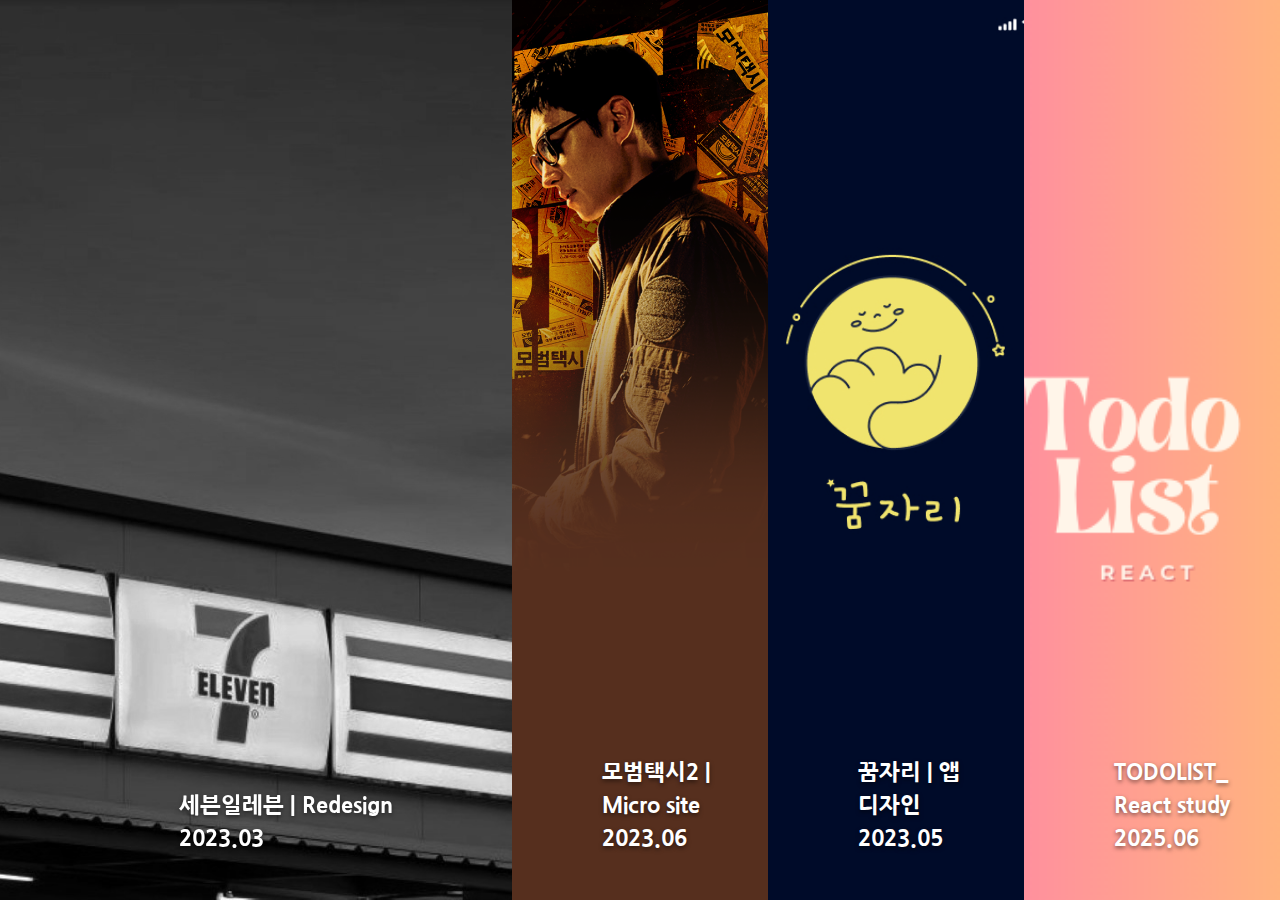
<file: 250727/index.html>
<!DOCTYPE html>
<html lang="ko">
<head>
  <meta charset="UTF-8" />
  <meta name="viewport" content="width=device-width, initial-scale=1.0" />
  <title>portfolio</title>
  <link rel="stylesheet" href="./css/reset.css" />
  <link rel="stylesheet" href="./css/slick.css" />
  <link rel="stylesheet" href="./css/aos.css" />
  <link rel="stylesheet" href="./css/style.css" />

  <script src="./js/jquery-3.3.1.min.js"></script>
  <script src="./js/slick.min.js"></script>
  <script src="./js/aos.js"></script>
  <script src="./js/script.js"></script>

  <!-- 파비콘 -->
  <link rel="shortcut icon" href="./img/favicon.ico" type="image/x-icon">
  <link rel="icon" href="./img/favicon.ico" type="image/x-icon">
</head>

<body>
    <section class="portfolio" id="portfolio">
        <div class="portfolio-list">
          <div class="portfolio-item item1" onclick="window.open('./seven/index.html')">
              <p>세븐일레븐 | Redesign<br>2023.03</p>
          </div>
          <div class="portfolio-item item3" onclick="window.open('./micro/micro-taxi.html')">
            <p>모범택시2 | Micro site<br>2023.06</p>
          </div>
          <div class="portfolio-item item2" onclick="window.open('./app/app-design.html')">
            <p>꿈자리 | 앱 디자인 <br>2023.05</p>
        </div>
        <div class="portfolio-item item4" onclick="window.open('https://todolist2025-self.vercel.app/')">
          <p>TODOLIST_ React study<br>2025.06</p>
      </div>
        </div>
    </section>
  </main>
</body>
</html>
</file>
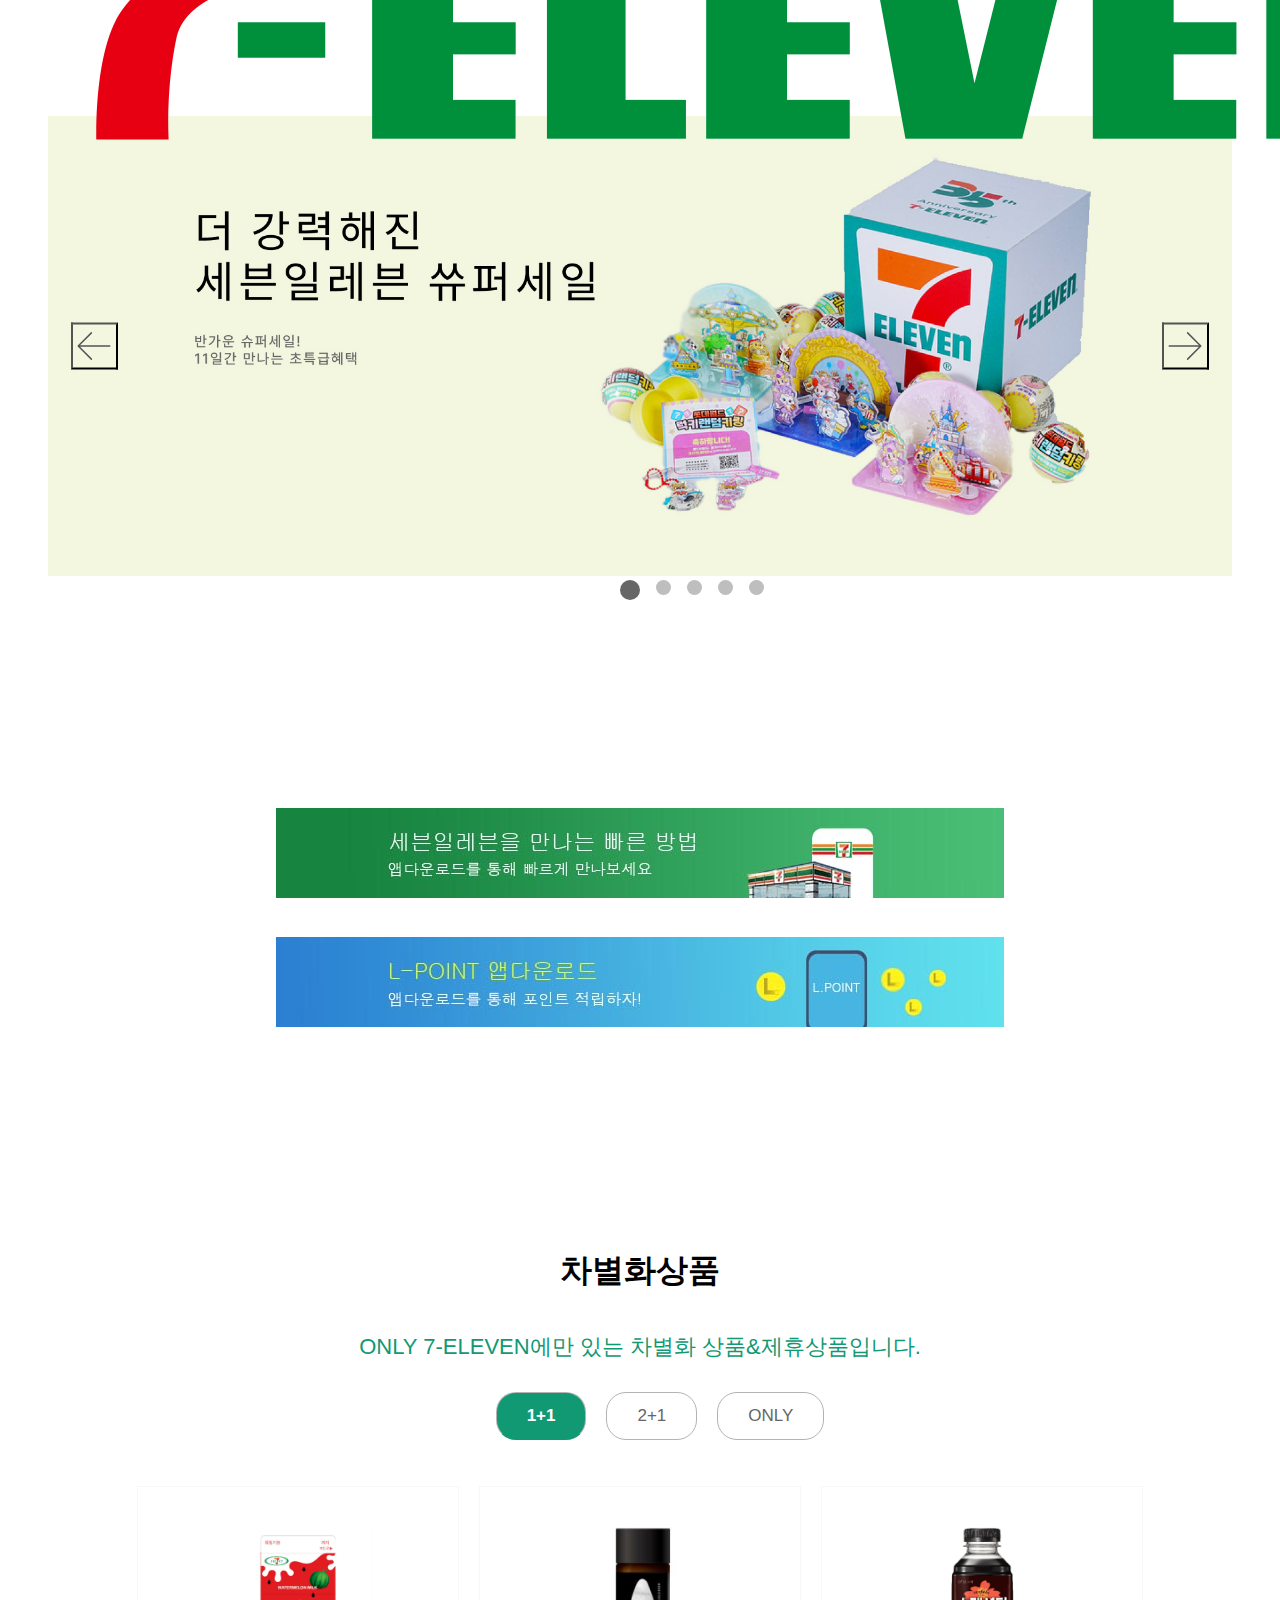
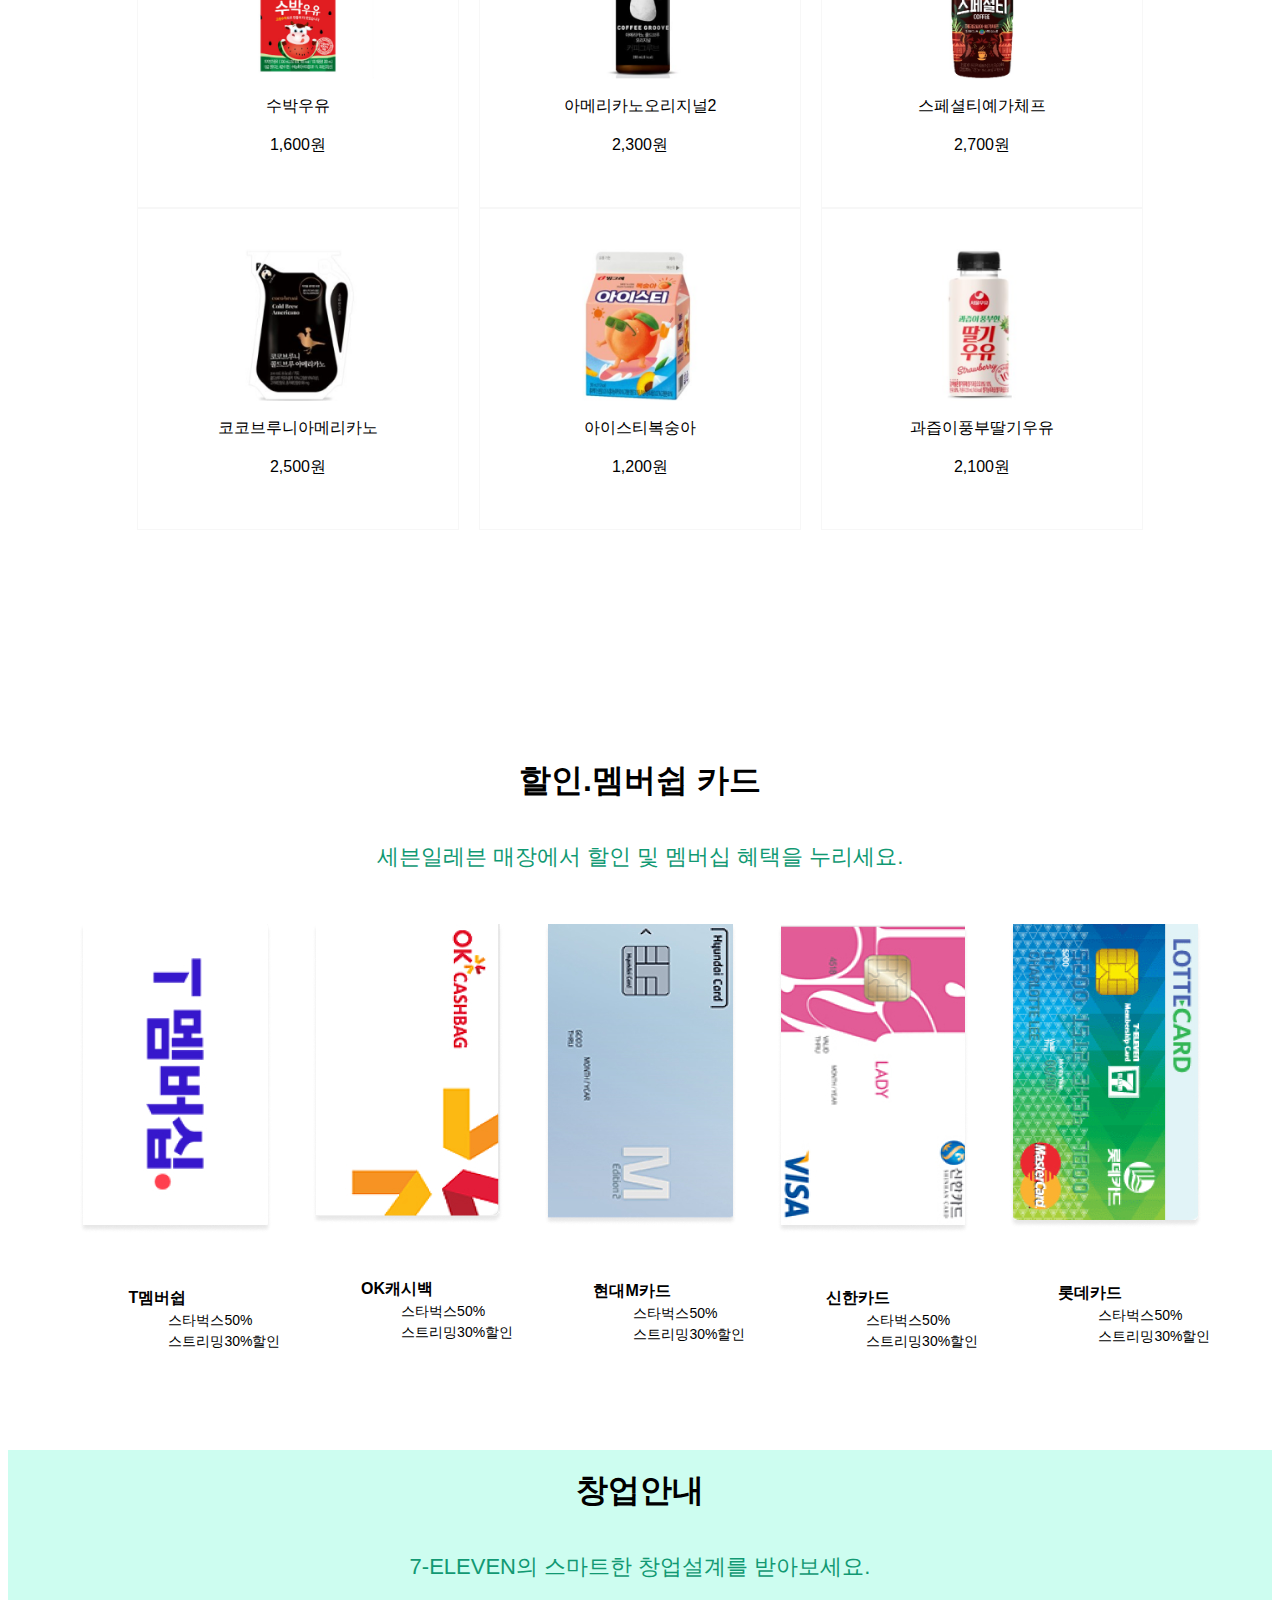
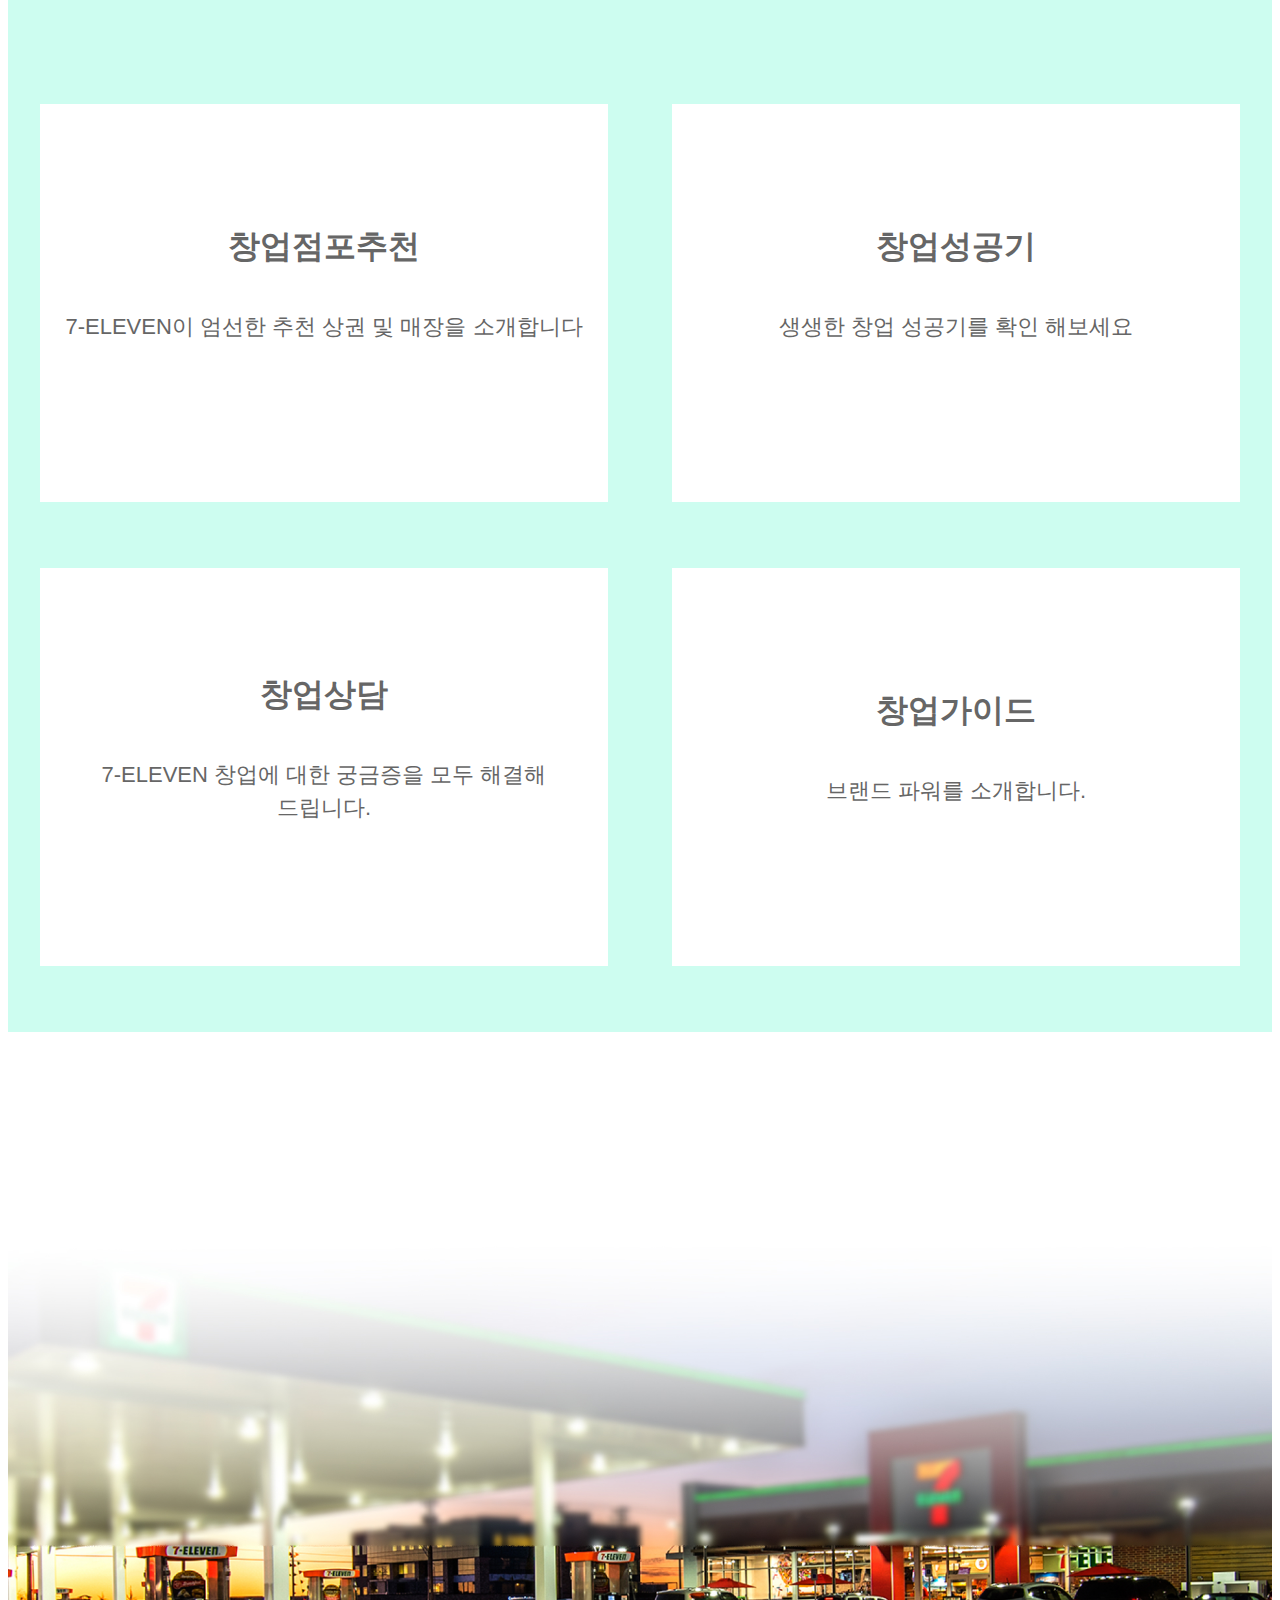
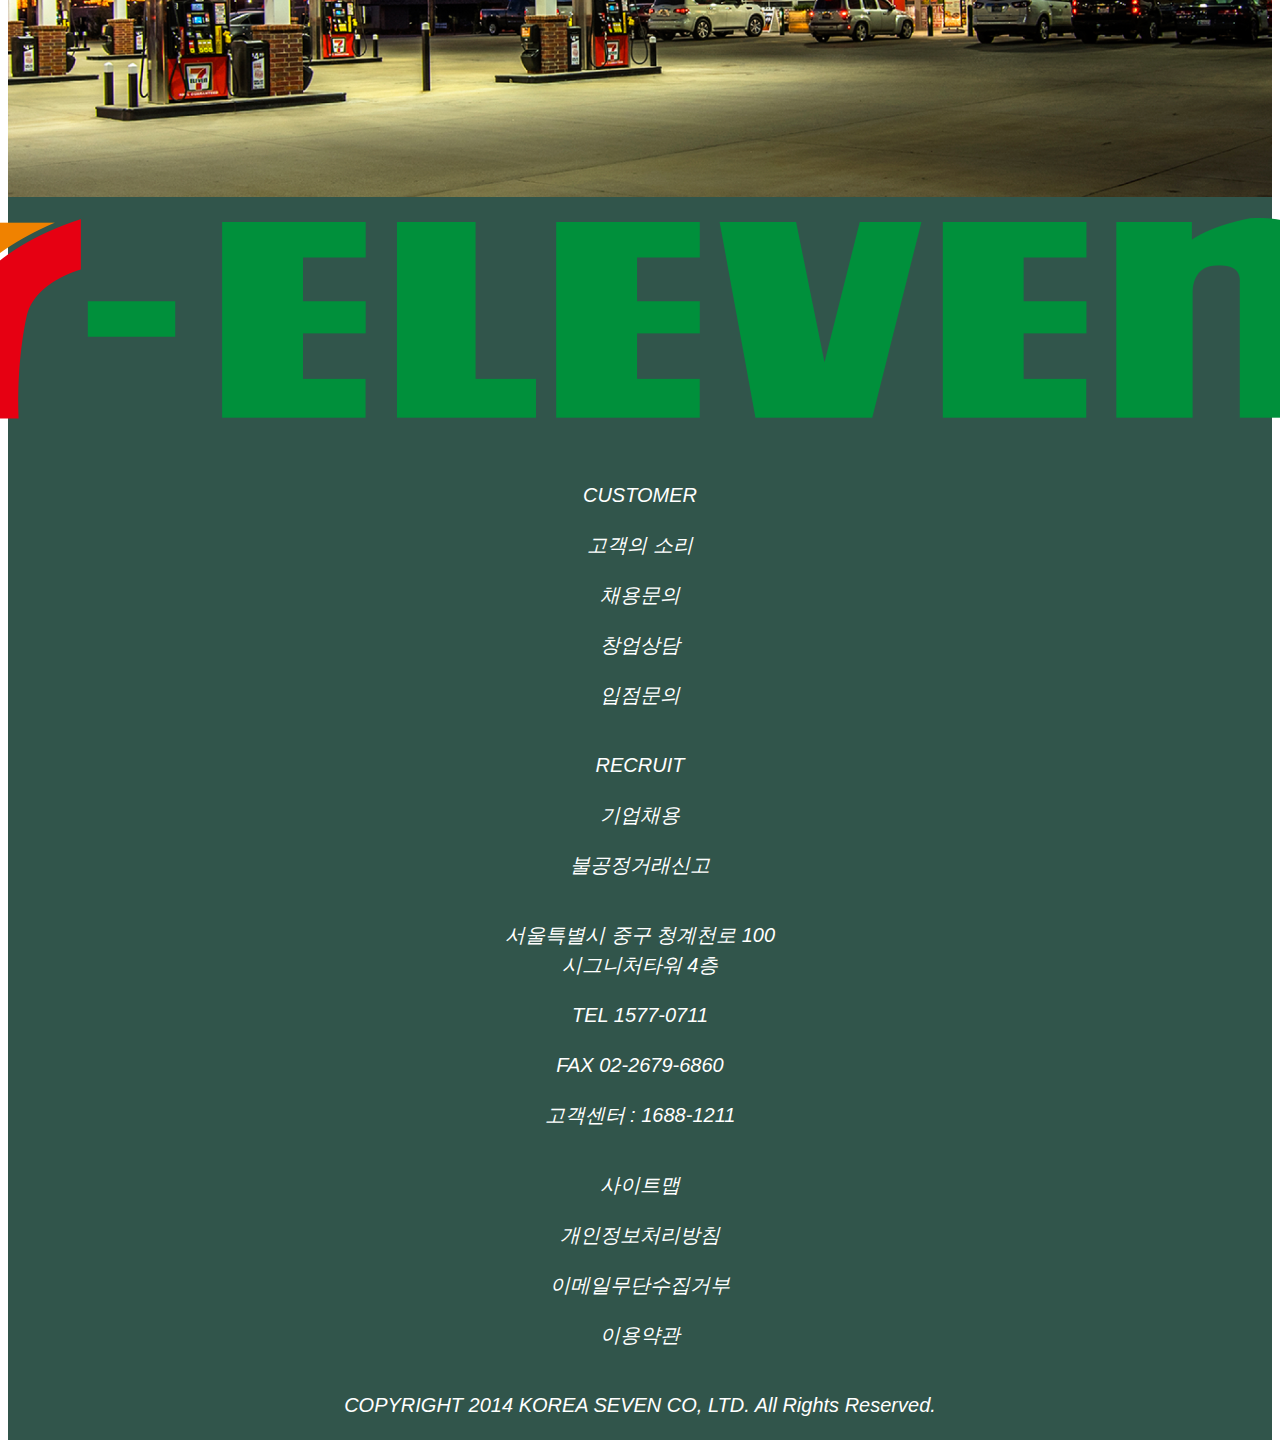
<file: seven/index.html>
<!DOCTYPE html>
<html lang="en">

<head>
  <meta charset="UTF-8" />
  <meta name="viewport" content="width=device-width, initial-scale=1.0" />
  <title>"세븐일레븐":리뉴얼 디자인</title>
  <link rel="stylesheet" href="./css/reset.css" />
  <link rel="stylesheet" href="./css/slick.css" />
  <link rel="stylesheet" href="./css/style.css" />

  <script src="./js/jquery-3.3.1.min.js"></script>
  <script src="./js/slick.min.js"></script>
  <script src="./js/script.js"></script>
</head>

<body>
  <header id="header">
    <div class="inner">
      <nav>
        <h1 class="logo">
          <a href="#"><img src="./img/logo.png" alt="seven-eleven" /></a>
        </h1>
        <ul class="gnb">
          <li>
            <a href="#">브랜드 스토리</a>
            <ul class="submenu">
              <li><a href="#">회사소개</a></li>
              <li><a href="#">경영방침</a></li>
              <li><a href="#">채용안내</a></li>
              <li><a href="#">7-SOCIAL</a></li>
            </ul>
          </li>
          <li>
            <a href="#">상품 및 서비스</a>
            <ul class="submenu">
              <li><a href="#">할인행사상품</a></li>
              <li><a href="#">차별화상품</a></li>
              <li><a href="#">할인멤버쉽카드</a></li>
              <li><a href="#">서비스상품</a></li>
            </ul>
          </li>
          <li>
            <a href="#">이벤트</a>
            <ul class="submenu">
              <li><a href="#">진행중인이벤트</a></li>
              <li><a href="#">완료된이벤트</a></li>
              <li><a href="#">고객의소리</a></li>
            </ul>
          </li>
          <li>
            <a href="#">파트너쉽</a>
            <ul class="submenu">
              <li><a href="#">상품입점상담</a></li>
              <li><a href="#">동반성장</a></li>

            </ul>
          </li>
          <li>
            <a href="#">창업안내</a>
            <ul class="submenu">
              <li><a href="#">창업가이드</a></li>
              <li><a href="#">창업상담</a></li>
              <li><a href="#">창업점포추천</a></li>
              <li><a href="#">창업성공기</a></li>
            </ul>
          </li>
        </ul>
        <!-- 검색창 추가 -->
        <div class="search-container">
          <input type="text" class="search-box" placeholder="상품명, 브랜드, 키워드를 입력하세요">
          <button type="button" class="search-btn" aria-label="검색"></button>
        </div>
        <!-- 햄버거 메뉴 버튼 -->
        <button class="mobile-menu-btn" id="mobileMenuBtn" aria-label="모바일 메뉴 열기">
          <span></span>
          <span></span>
          <span></span>
        </button>
      </nav>
     </div>
   </header>


  <main class="container">
    <main class="visual">
      <div class="slide">
        <figure class="slide-img">
          <img src="./img/header-2.jpg" alt="2" />
        </figure>
        <figure class="slide-img">
          <img src="./img/header-3.jpg" alt="3" />
        </figure>
        <figure class="slide-img">
          <img src="./img/header-4.jpg" alt="4" />
        </figure>
        <figure class="slide-img">
          <img src="./img/header-5.jpg" alt="5" />
        </figure>
        <figure class="slide-img">
          <img src="./img/header-6.jpg" alt="5" />
        </figure>
      </div>
      <!-- 제어버튼 -->
      <button class="btn btn-prev">PREV</button>
      <button class="btn btn-next">NEXT</button>
    </main>
    <section class="line-banner">
      <div class="inner">
        <div class="download">
          <figure><img src="./img/banner1.jpg" alt="세븐일레븐을 만나는 빠른 방법"></figure>
          <figure><img src="./img/banner2.jpg" alt="L-point 앱다운로드"></figure>
        </div>
      </div>
    </section>
    
    <section class="ONLY">
      <div class="inner">
        <div>
          <h1 class="sec-title">차별화상품</h1>
          <p class="sec-title-p">ONLY 7-ELEVEN에만 있는 차별화 상품&제휴상품입니다.</p>
        </div>
        <div class="tab">
          <ul class="tab-menu">
            <li data-tab="tab1"><a>1+1</a></li>
            <li data-tab="tab2"><a>2+1</a></li>
            <li data-tab="tab3"><a>ONLY</a></li>
          </ul>
          <div class="tab-contents">
            <!-- 1+1 -->
            <div class="tab-con-item" id="tab1">
              <dl>
                <dt><img src="./img/1+1-(1).jpg" alt="1"></dt>
                <dd>수박우유</dd>
                <dd>1,600원</dd>
              </dl>
              <dl>
                <dt><img src="./img/1+1-(2).jpg" alt="2"></dt>
                <dd>아메리카노오리지널2</dd>
                <dd>2,300원</dd>
              </dl>
              <dl>
                <dt><img src="./img/1+1-(3).jpg" alt="3"></dt>
                <dd>스페셜티예가체프</dd>
                <dd>2,700원</dd>
              </dl>
              <dl>
                <dt><img src="./img/1+1-(4).jpg" alt="4"></dt>
                <dd>코코브루니아메리카노</dd>
                <dd>2,500원</dd>
              </dl>
              <dl>
                <dt><img src="./img/1+1-(5).jpg" alt="5"></dt>
                <dd>아이스티복숭아</dd>
                <dd>1,200원</dd>
              </dl>
              <dl>
                <dt><img src="./img/1+1-(6).jpg" alt="6"></dt>
                <dd>과즙이풍부딸기우유</dd>
                <dd>2,100원</dd>
              </dl>
            </div>
            <!-- 2+1 -->
            <div class="tab-con-item" id="tab2">
              <dl>
                <dt><img src="./img/2+1-(1).jpg" alt="1"></dt>
                <dd>베이컨까르보나라파스타</dd>
                <dd>4,100원</dd>
              </dl>
              <dl>
                <dt><img src="./img/2+1-(2).jpg" alt="2"></dt>
                <dd>모구모구젤리</dd>
                <dd>1,500원</dd>
              </dl>
              <dl>
                <dt><img src="./img/2+1-(3).jpg" alt="3"></dt>
                <dd>아카페라아메리카노</dd>
                <dd>2,000원</dd>
              </dl>
              <dl>
                <dt><img src="./img/2+1-(4).jpg" alt="4"></dt>
                <dd>목장딸기요구르트</dd>
                <dd>2,500원</dd>
              </dl>
              <dl>
                <dt><img src="./img/2+1-(5).jpg" alt="5"></dt>
                <dd>썬업과일야채퍼플컵</dd>
                <dd>2,300원</dd>
              </dl>
              <dl>
                <dt><img src="./img/2+1-(6).jpg" alt="6"></dt>
                <dd>덴마크-인포켓치즈</dd>
                <dd>1,500원</dd>
              </dl>
            </div>
            <!-- ONLY -->
            <div class="tab-con-item" id="tab3">
              <dl>
                <dt><img src="./img/ONLY-1.jpg" alt="1"></dt>
                <dd>주문하신아메리카노</dd>
                <dd>2,500원</dd>
              </dl>
              <dl>
                <dt><img src="./img/ONLY-2.jpg" alt="2"></dt>
                <dd>오구딸기타임</dd>
                <dd>1,100원</dd>
              </dl>
              <dl>
                <dt><img src="./img/ONLY-3.jpg" alt="3"></dt>
                <dd>담음오렌지주스</dd>
                <dd>1,800원</dd>
              </dl>
              <dl>
                <dt><img src="./img/ONLY-4.jpg" alt="4"></dt>
                <dd>마쉼카페라떼</dd>
                <dd>2,600원</dd>
              </dl>
              <dl>
                <dt><img src="./img/ONLY-5.jpg" alt="5"></dt>
                <dd>런던의오후밀크티</dd>
                <dd>2,500원</dd>
              </dl>
              <dl>
                <dt><img src="./img/ONLY-6.jpg" alt="6"></dt>
                <dd>테일러골든캐러멜</dd>
                <dd>3,300원</dd>
              </dl>
            </div>
          </div>
        </div>
      </div>
    </section>


    <section class="sale-card">
      <div class="inner">
        <div>
          <h1 class="sec-title">할인.멤버쉽 카드</h1>
          <p class="sec-title-p">세븐일레븐 매장에서 할인 및 멤버십 혜택을 누리세요.</p>
        </div>
        
        <div class="card-slide">
          <div>
            <figure class="card-img">
              <img src="./img/card-1.jpg" alt="T멤버쉽" />
            </figure>
            <dl>
              <dt>T멤버쉽</dt>
              <dd>스타벅스50%<br>
                스트리밍30%할인</dd>
            </dl>
          </div>
          <div>
            <figure class="card-img">
              <img src="./img/card-2.jpg" alt="OK캐시백" />
            </figure>
            <dl>
              <dt>OK캐시백</dt>
              <dd>스타벅스50%<br>
                스트리밍30%할인</dd>
            </dl>
          </div>
          <div>
            <figure class="card-img">
              <img src="./img/card-3.jpg" alt="현대M카드" />
            </figure>
            <dl>
              <dt>현대M카드</dt>
              <dd>스타벅스50%<br>
                스트리밍30%할인</dd>
            </dl>
          </div>
          <div>
            <figure class="card-img">
              <img src="./img/card-4.jpg" alt="신한카드" />
            </figure>
            <dl>
              <dt>신한카드</dt>
              <dd>스타벅스50%<br>
                스트리밍30%할인</dd>
            </dl>
          </div>
          <div>
            <figure class="card-img">
              <img src="./img/card-5.jpg" alt="롯데카드" />
            </figure>
            <dl>
              <dt>롯데카드</dt>
              <dd>스타벅스50%<br>
                스트리밍30%할인</dd>
            </dl>
          </div>
        </div>
      </div>
      
    </section>

    <section class="guid">
      <div class="inner">
        <div>
          <h1 class="sec-title">창업안내</h1>
          <p class="sec-title-p">7-ELEVEN의 스마트한 창업설계를 받아보세요.</p>
        </div>
          
        <div class="guid-sec">
          <dl class="guid-list">
            <dt>창업점포추천</dt>
            <dd>7-ELEVEN이 엄선한 추천 상권 및 매장을 소개합니다</dd>
            <dd class="store recom">
              <!-- <img src="./img/guide-1.svg" alt=""> -->
            </dd>
          </dl>
          <dl class="guid-list">
            <dt>창업성공기</dt>
            <dd>생생한 창업 성공기를 확인 해보세요</dd>
            <dd class="store success-story"></dd>
          </dl>
          <dl class="guid-list">
            <dt>창업상담</dt>
            <dd>7-ELEVEN 창업에 대한 궁금증을 모두 해결해 드립니다.</dd>
            <dd class="store consulting"></dd>
          </dl>
          <dl class="guid-list">
            <dt>창업가이드</dt>
            <dd>브랜드 파워를 소개합니다.</dd>
            <dd class="store guide"></dd>
          </dl>
      </div>
    </div>
  </section>

    <div class="seven-back">
      <figure><img src="./img/footer-background.jpg" alt=""></figure>
    </div>
  <footer id="footer">
    <div class="inner">
      <div class="footer-wrap">
        <h1 class="logo">
          <a href="#"><img src="./img/logo.png" alt="seven-eleven"></a>
        </h1>
        <address>
          <div class="address">
            <p>CUSTOMER</p>
            <p>고객의 소리</p>
            <p>채용문의</p>
            <p>창업상담</p>
            <p>입점문의</p>
          </div>
          <div class="address">
            <p>RECRUIT</p>
            <p>기업채용</p>
            <p>불공정거래신고</p>
          </div>
          <div class="address">
            <p>서울특별시 중구 청계천로 100<br>시그니처타워 4층</p>
            <p>TEL 1577-0711</p>
            <p>FAX 02-2679-6860</p>
            <p>고객센터 : 1688-1211 </p>
          </div>
          <div class="address">
            <p>사이트맵</p>
            <p>개인정보처리방침</p>
            <p>이메일무단수집거부</p>
            <p>이용약관</p>
          </div>
          <div class="address">
            <p>COPYRIGHT 2014 KOREA SEVEN CO, LTD. All Rights Reserved.
            </p>
          </div>
        </address>
      </div>
    </div>
  </footer>
  
</body>

</html>
</file>
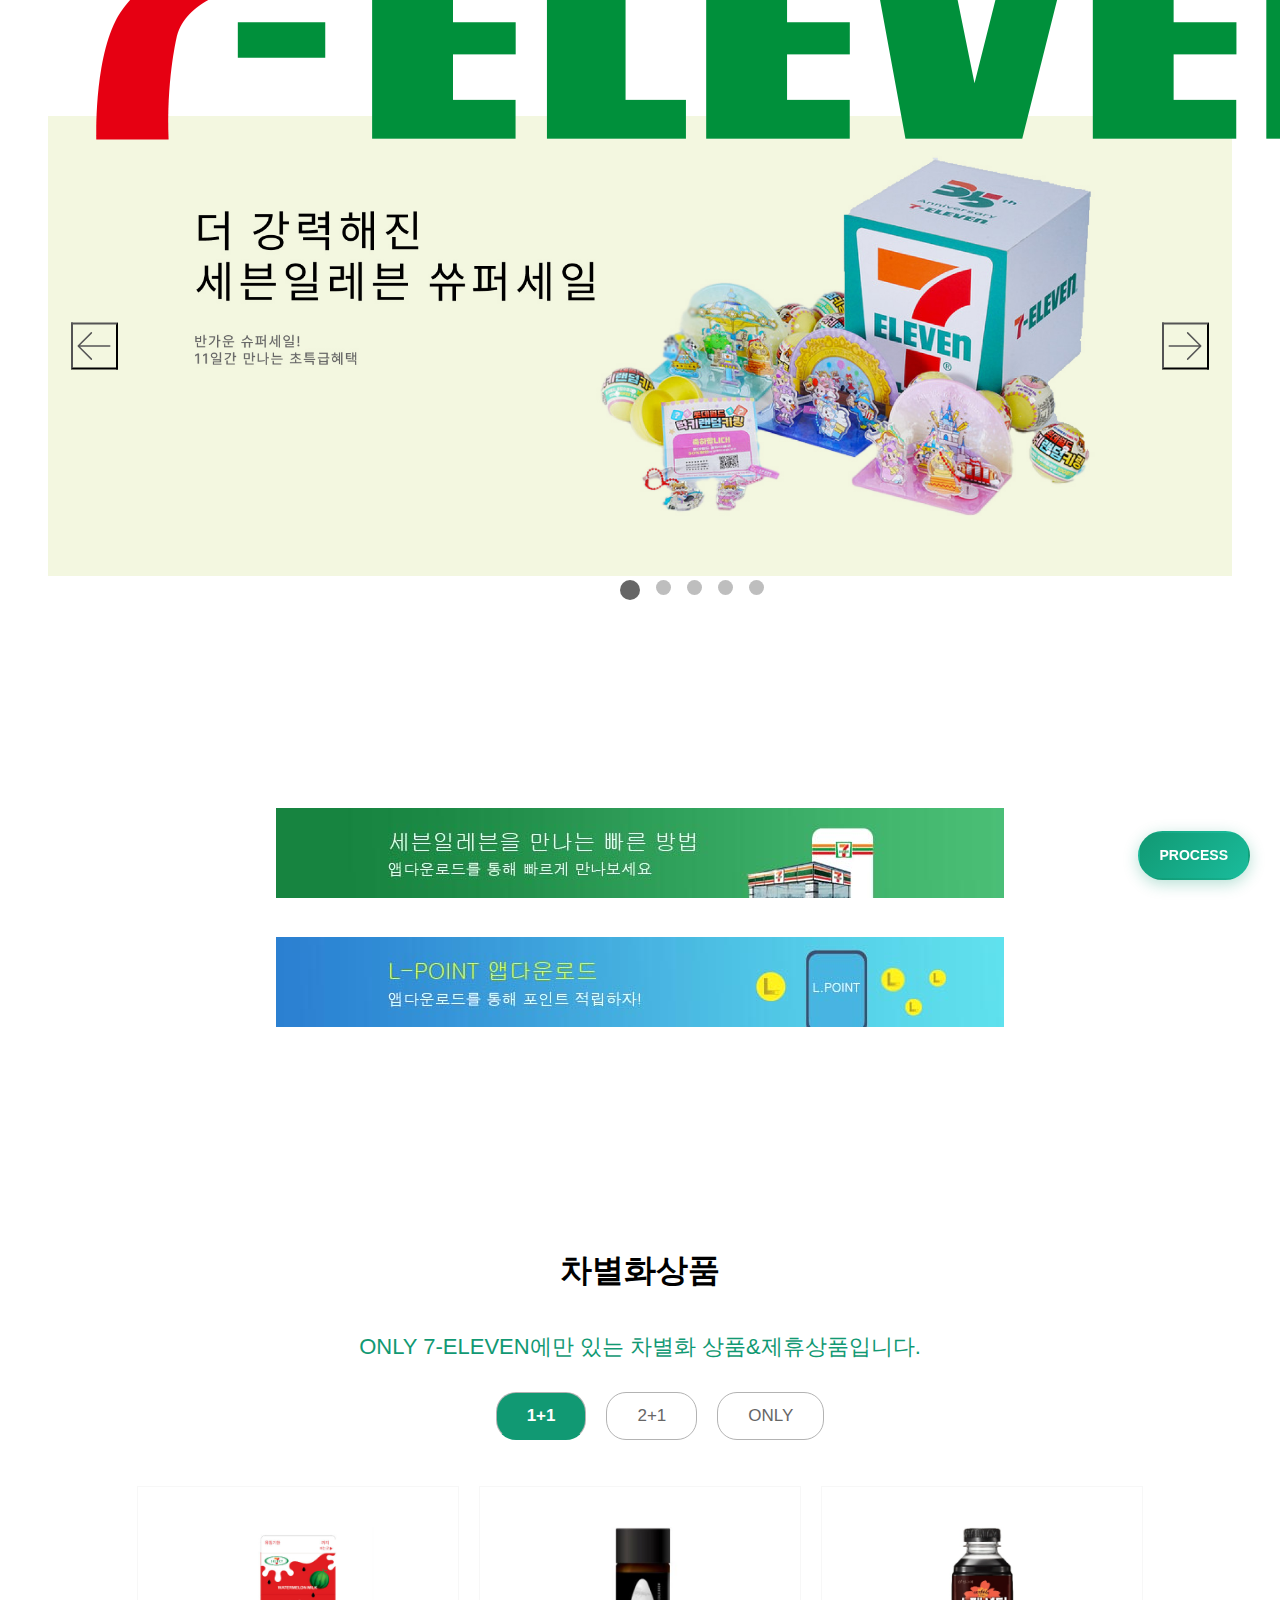
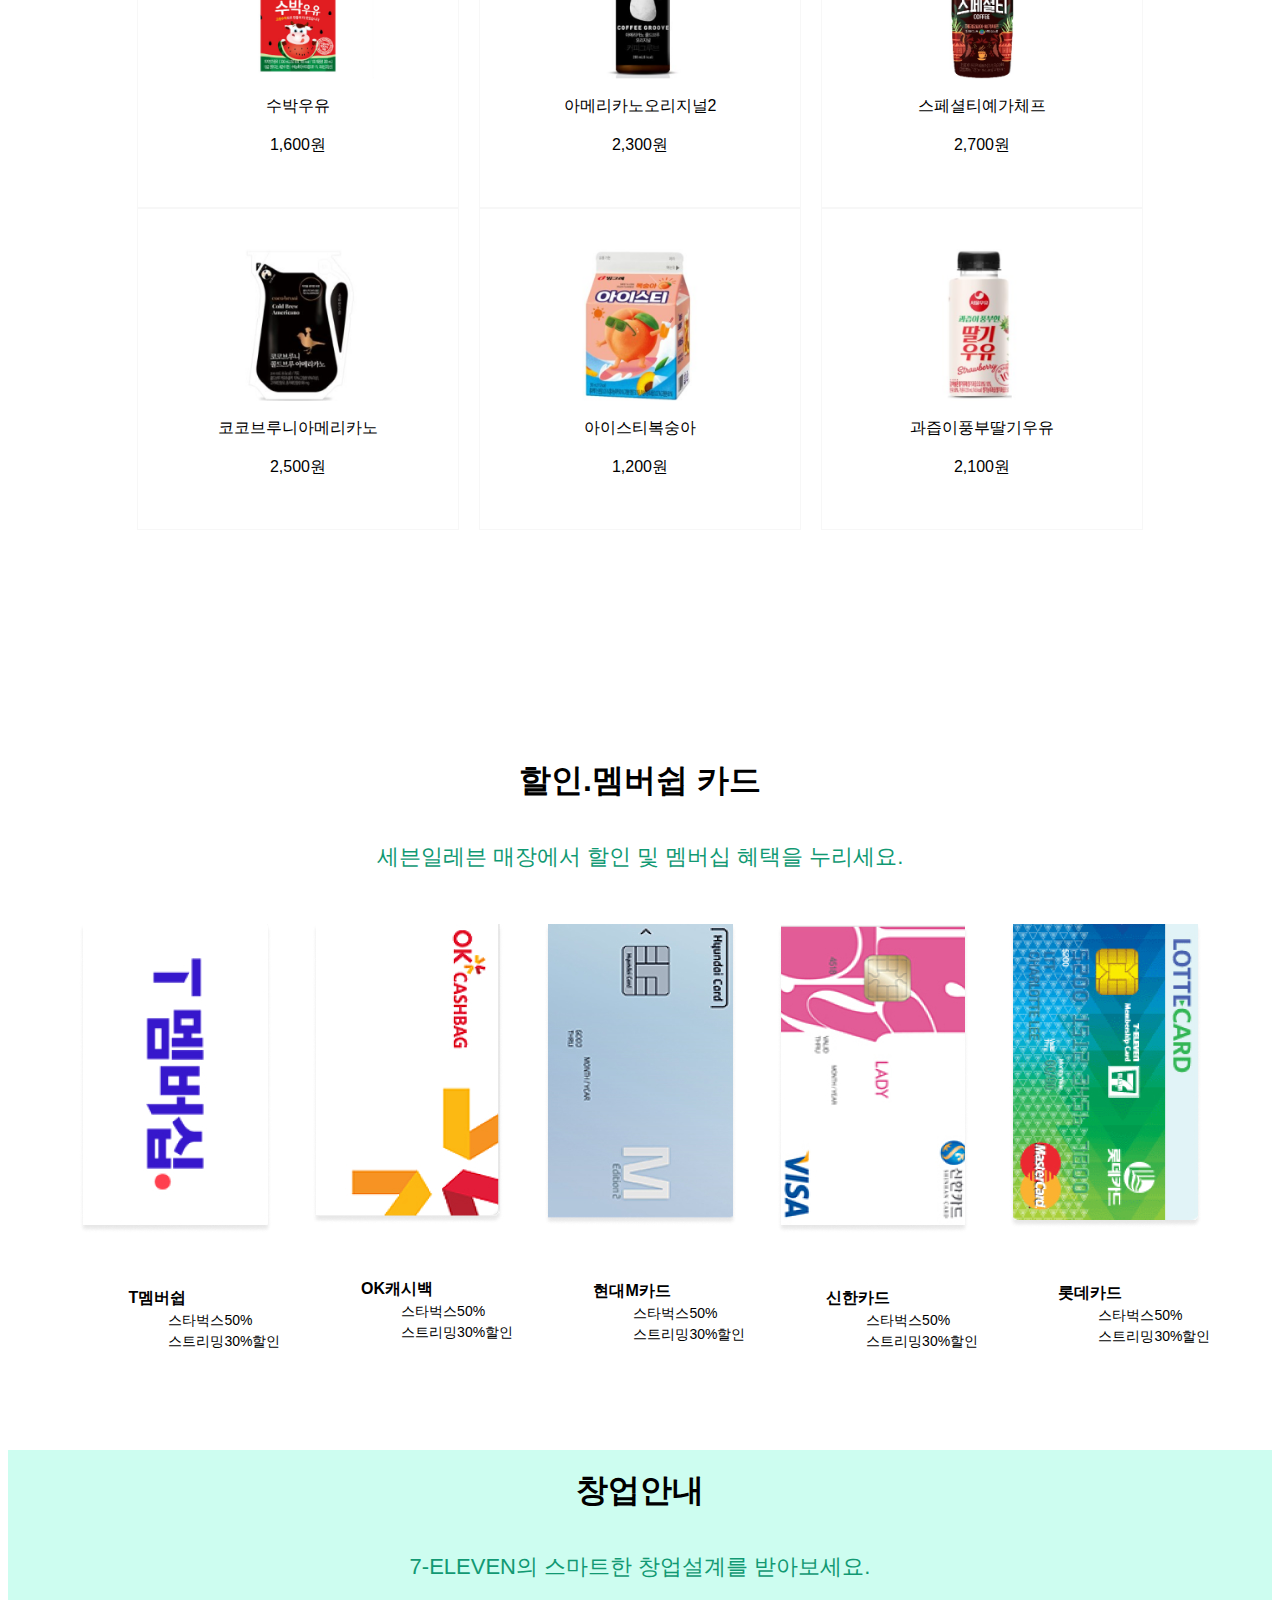
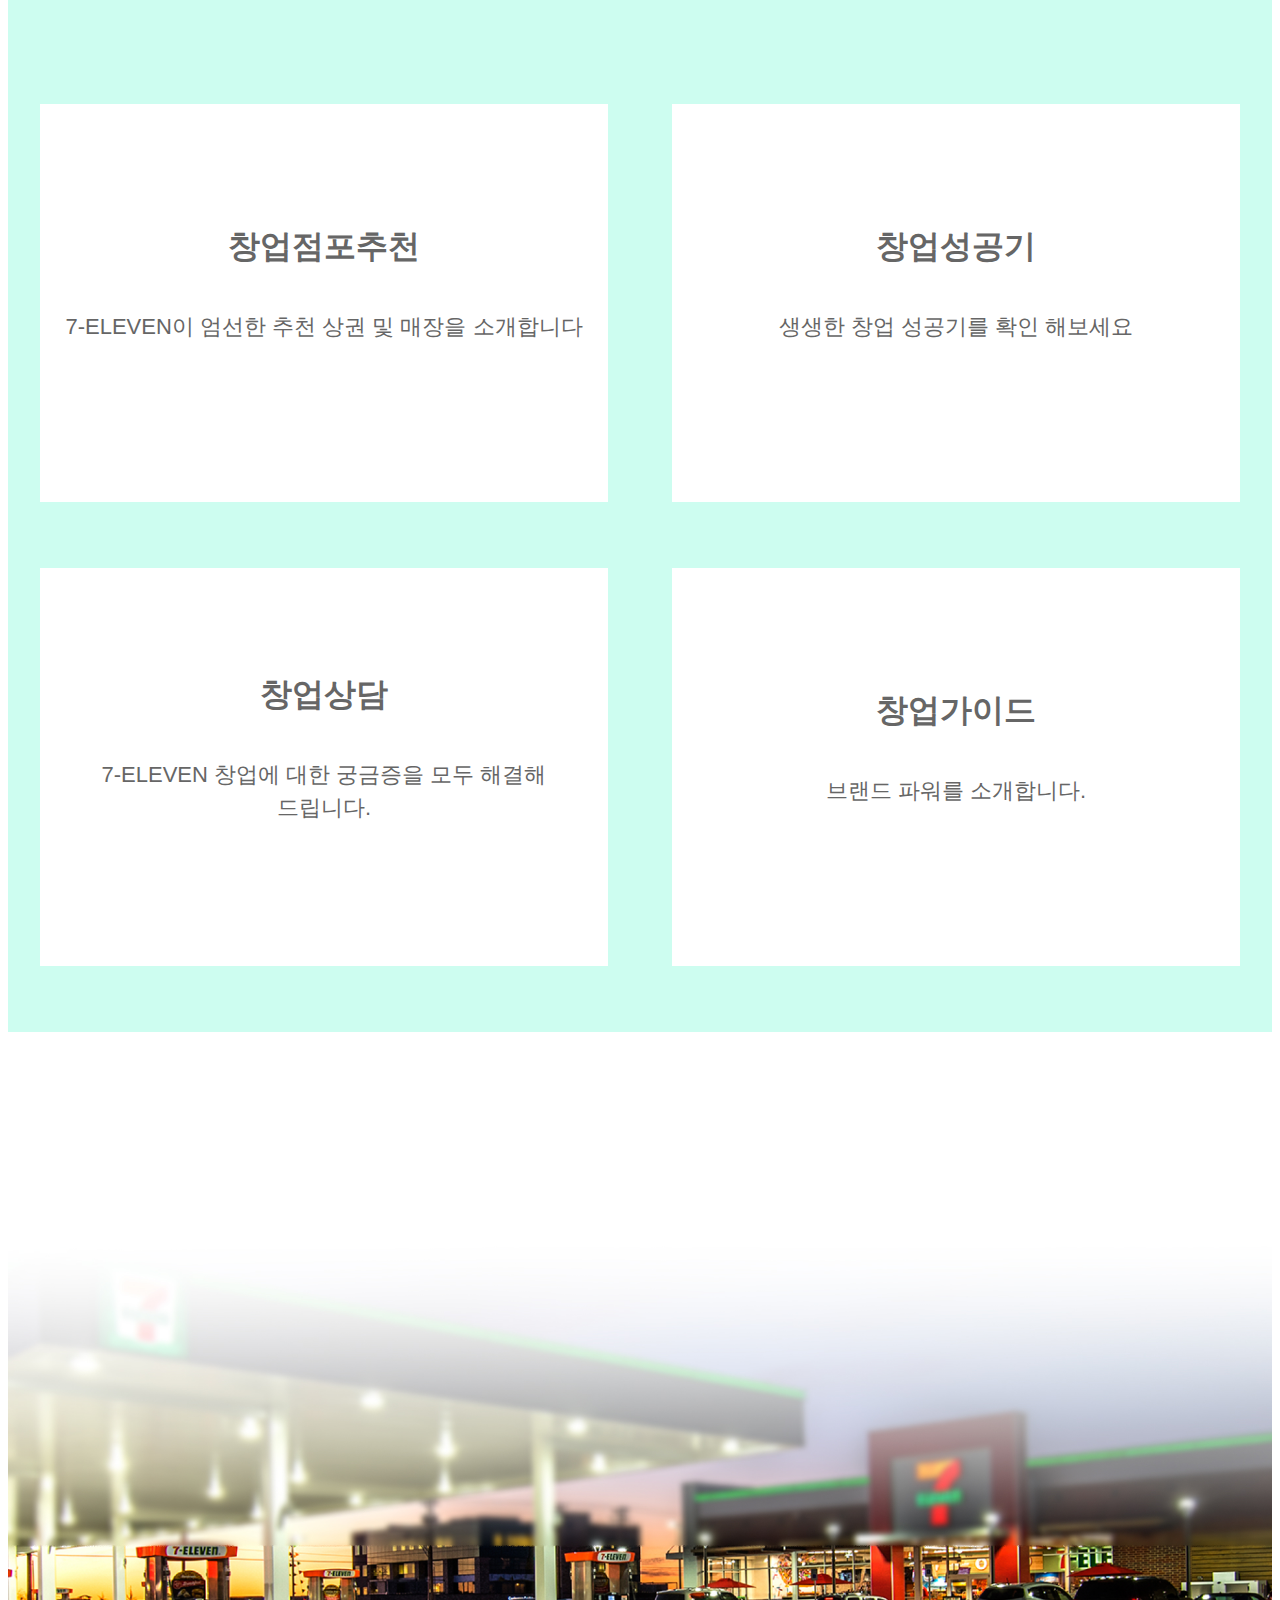
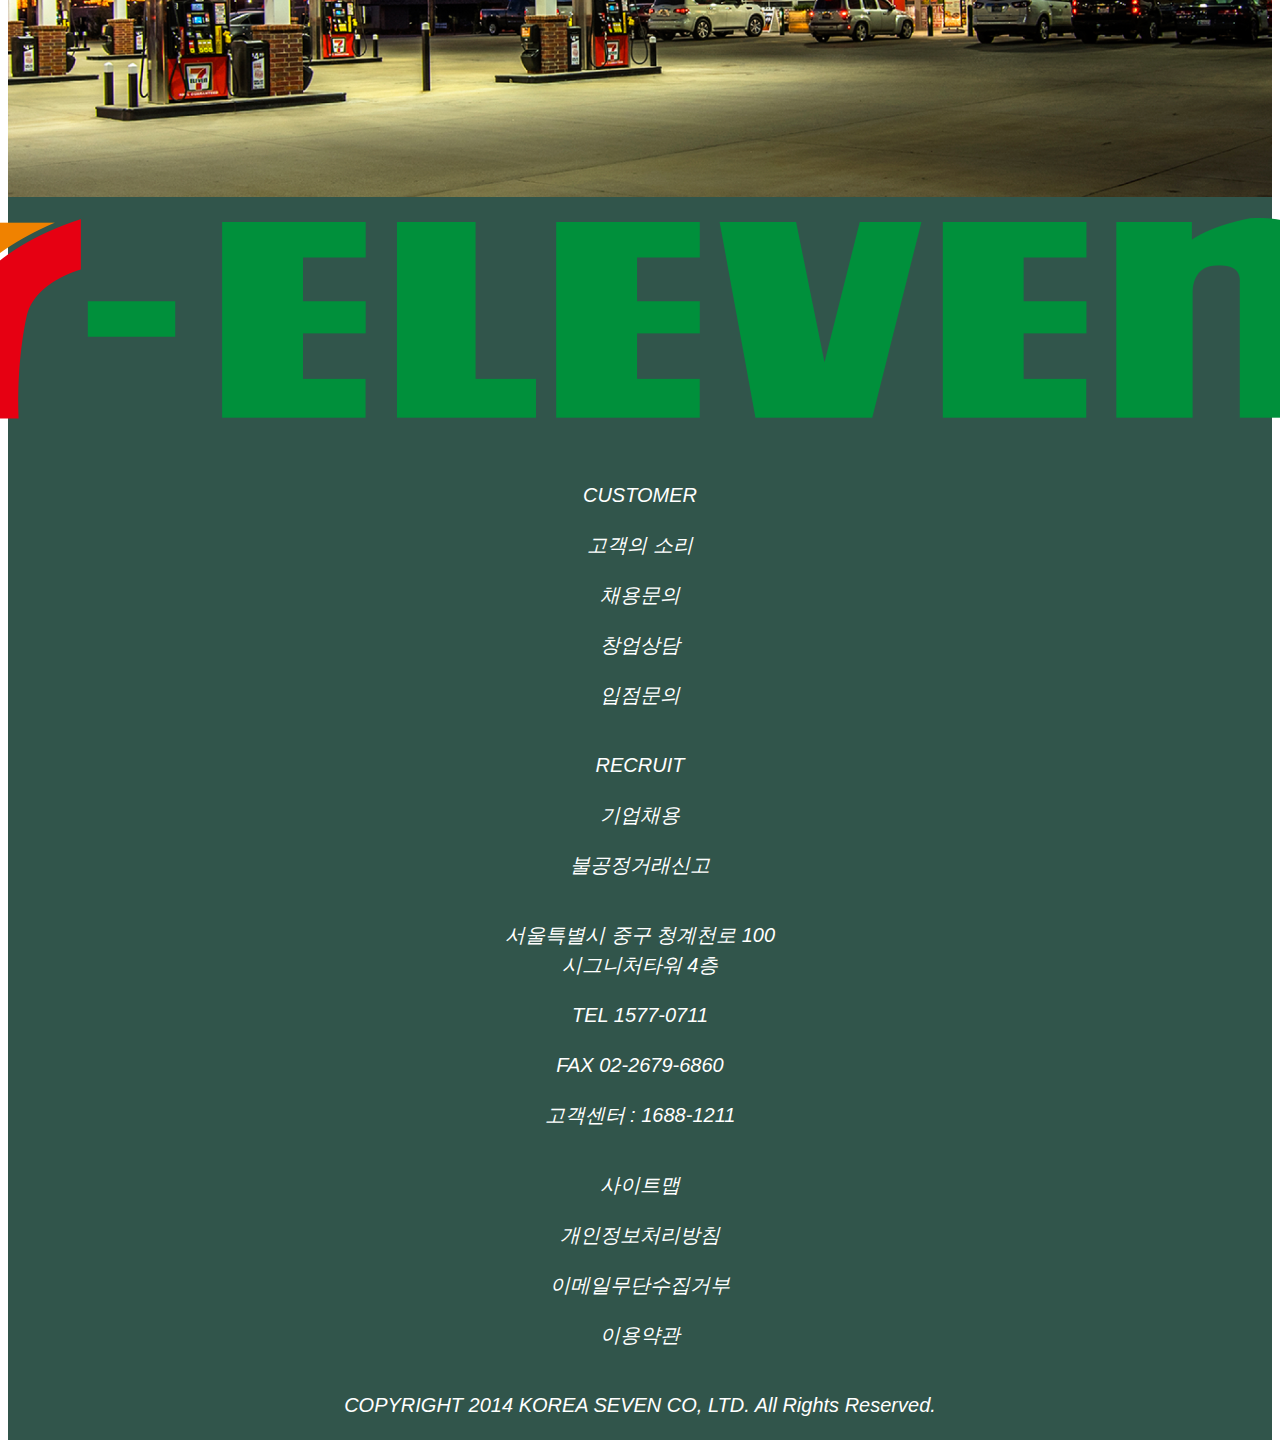
<file: 250727/seven/index.html>
<!DOCTYPE html>
<html lang="en">

<head>
  <meta charset="UTF-8" />
  <meta name="viewport" content="width=device-width, initial-scale=1.0" />
  <title>"세븐일레븐":리뉴얼 디자인</title>
  <link rel="stylesheet" href="./css/reset.css" />
  <link rel="stylesheet" href="./css/slick.css" />
  <link rel="stylesheet" href="./css/style.css" />

  <script src="./js/jquery-3.3.1.min.js"></script>
  <script src="./js/slick.min.js"></script>
  <script src="./js/script.js"></script>
</head>

<body>
  <header id="header">
    <div class="inner">
      <nav>
        <h1 class="logo">
          <a href="#"><img src="./img/logo.png" alt="seven-eleven" /></a>
        </h1>
        <ul class="gnb">
          <li>
            <a href="#">브랜드 스토리</a>
            <ul class="submenu">
              <li><a href="#">회사소개</a></li>
              <li><a href="#">경영방침</a></li>
              <li><a href="#">채용안내</a></li>
              <li><a href="#">7-SOCIAL</a></li>
            </ul>
          </li>
          <li>
            <a href="#">상품 및 서비스</a>
            <ul class="submenu">
              <li><a href="#">할인행사상품</a></li>
              <li><a href="#">차별화상품</a></li>
              <li><a href="#">할인멤버쉽카드</a></li>
              <li><a href="#">서비스상품</a></li>
            </ul>
          </li>
          <li>
            <a href="#">이벤트</a>
            <ul class="submenu">
              <li><a href="#">진행중인이벤트</a></li>
              <li><a href="#">완료된이벤트</a></li>
              <li><a href="#">고객의소리</a></li>
            </ul>
          </li>
          <li>
            <a href="#">파트너쉽</a>
            <ul class="submenu">
              <li><a href="#">상품입점상담</a></li>
              <li><a href="#">동반성장</a></li>

            </ul>
          </li>
          <li>
            <a href="#">창업안내</a>
            <ul class="submenu">
              <li><a href="#">창업가이드</a></li>
              <li><a href="#">창업상담</a></li>
              <li><a href="#">창업점포추천</a></li>
              <li><a href="#">창업성공기</a></li>
            </ul>
          </li>
        </ul>
        <!-- 검색창 추가 -->
        <div class="search-container">
          <input type="text" class="search-box" placeholder="상품명, 브랜드, 키워드를 입력하세요">
          <button type="button" class="search-btn" aria-label="검색"></button>
        </div>
        <!-- 햄버거 메뉴 버튼 -->
        <button class="mobile-menu-btn" id="mobileMenuBtn" aria-label="모바일 메뉴 열기">
          <span></span>
          <span></span>
          <span></span>
        </button>
      </nav>
     </div>
   </header>


  <main class="container">
    <main class="visual">
      <div class="slide">
        <figure class="slide-img">
          <img src="./img/header-2.jpg" alt="2" />
        </figure>
        <figure class="slide-img">
          <img src="./img/header-3.jpg" alt="3" />
        </figure>
        <figure class="slide-img">
          <img src="./img/header-4.jpg" alt="4" />
        </figure>
        <figure class="slide-img">
          <img src="./img/header-5.jpg" alt="5" />
        </figure>
        <figure class="slide-img">
          <img src="./img/header-6.jpg" alt="5" />
        </figure>
      </div>
      <!-- 제어버튼 -->
      <button class="btn btn-prev">PREV</button>
      <button class="btn btn-next">NEXT</button>
    </main>
    <section class="line-banner">
      <div class="inner">
        <div class="download">
          <figure><img src="./img/banner1.jpg" alt="세븐일레븐을 만나는 빠른 방법"></figure>
          <figure><img src="./img/banner2.jpg" alt="L-point 앱다운로드"></figure>
        </div>
      </div>
    </section>
    
    <section class="ONLY">
      <div class="inner">
        <div>
          <h1 class="sec-title">차별화상품</h1>
          <p class="sec-title-p">ONLY 7-ELEVEN에만 있는 차별화 상품&제휴상품입니다.</p>
        </div>
        <div class="tab">
          <ul class="tab-menu">
            <li data-tab="tab1"><a>1+1</a></li>
            <li data-tab="tab2"><a>2+1</a></li>
            <li data-tab="tab3"><a>ONLY</a></li>
          </ul>
          <div class="tab-contents">
            <!-- 1+1 -->
            <div class="tab-con-item" id="tab1">
              <dl>
                <dt><img src="./img/1+1-(1).jpg" alt="1"></dt>
                <dd>수박우유</dd>
                <dd>1,600원</dd>
              </dl>
              <dl>
                <dt><img src="./img/1+1-(2).jpg" alt="2"></dt>
                <dd>아메리카노오리지널2</dd>
                <dd>2,300원</dd>
              </dl>
              <dl>
                <dt><img src="./img/1+1-(3).jpg" alt="3"></dt>
                <dd>스페셜티예가체프</dd>
                <dd>2,700원</dd>
              </dl>
              <dl>
                <dt><img src="./img/1+1-(4).jpg" alt="4"></dt>
                <dd>코코브루니아메리카노</dd>
                <dd>2,500원</dd>
              </dl>
              <dl>
                <dt><img src="./img/1+1-(5).jpg" alt="5"></dt>
                <dd>아이스티복숭아</dd>
                <dd>1,200원</dd>
              </dl>
              <dl>
                <dt><img src="./img/1+1-(6).jpg" alt="6"></dt>
                <dd>과즙이풍부딸기우유</dd>
                <dd>2,100원</dd>
              </dl>
            </div>
            <!-- 2+1 -->
            <div class="tab-con-item" id="tab2">
              <dl>
                <dt><img src="./img/2+1-(1).jpg" alt="1"></dt>
                <dd>베이컨까르보나라파스타</dd>
                <dd>4,100원</dd>
              </dl>
              <dl>
                <dt><img src="./img/2+1-(2).jpg" alt="2"></dt>
                <dd>모구모구젤리</dd>
                <dd>1,500원</dd>
              </dl>
              <dl>
                <dt><img src="./img/2+1-(3).jpg" alt="3"></dt>
                <dd>아카페라아메리카노</dd>
                <dd>2,000원</dd>
              </dl>
              <dl>
                <dt><img src="./img/2+1-(4).jpg" alt="4"></dt>
                <dd>목장딸기요구르트</dd>
                <dd>2,500원</dd>
              </dl>
              <dl>
                <dt><img src="./img/2+1-(5).jpg" alt="5"></dt>
                <dd>썬업과일야채퍼플컵</dd>
                <dd>2,300원</dd>
              </dl>
              <dl>
                <dt><img src="./img/2+1-(6).jpg" alt="6"></dt>
                <dd>덴마크-인포켓치즈</dd>
                <dd>1,500원</dd>
              </dl>
            </div>
            <!-- ONLY -->
            <div class="tab-con-item" id="tab3">
              <dl>
                <dt><img src="./img/ONLY-1.jpg" alt="1"></dt>
                <dd>주문하신아메리카노</dd>
                <dd>2,500원</dd>
              </dl>
              <dl>
                <dt><img src="./img/ONLY-2.jpg" alt="2"></dt>
                <dd>오구딸기타임</dd>
                <dd>1,100원</dd>
              </dl>
              <dl>
                <dt><img src="./img/ONLY-3.jpg" alt="3"></dt>
                <dd>담음오렌지주스</dd>
                <dd>1,800원</dd>
              </dl>
              <dl>
                <dt><img src="./img/ONLY-4.jpg" alt="4"></dt>
                <dd>마쉼카페라떼</dd>
                <dd>2,600원</dd>
              </dl>
              <dl>
                <dt><img src="./img/ONLY-5.jpg" alt="5"></dt>
                <dd>런던의오후밀크티</dd>
                <dd>2,500원</dd>
              </dl>
              <dl>
                <dt><img src="./img/ONLY-6.jpg" alt="6"></dt>
                <dd>테일러골든캐러멜</dd>
                <dd>3,300원</dd>
              </dl>
            </div>
          </div>
        </div>
      </div>
    </section>


    <section class="sale-card">
      <div class="inner">
        <div>
          <h1 class="sec-title">할인.멤버쉽 카드</h1>
          <p class="sec-title-p">세븐일레븐 매장에서 할인 및 멤버십 혜택을 누리세요.</p>
        </div>
        
        <div class="card-slide">
          <div>
            <figure class="card-img">
              <img src="./img/card-1.jpg" alt="T멤버쉽" />
            </figure>
            <dl>
              <dt>T멤버쉽</dt>
              <dd>스타벅스50%<br>
                스트리밍30%할인</dd>
            </dl>
          </div>
          <div>
            <figure class="card-img">
              <img src="./img/card-2.jpg" alt="OK캐시백" />
            </figure>
            <dl>
              <dt>OK캐시백</dt>
              <dd>스타벅스50%<br>
                스트리밍30%할인</dd>
            </dl>
          </div>
          <div>
            <figure class="card-img">
              <img src="./img/card-3.jpg" alt="현대M카드" />
            </figure>
            <dl>
              <dt>현대M카드</dt>
              <dd>스타벅스50%<br>
                스트리밍30%할인</dd>
            </dl>
          </div>
          <div>
            <figure class="card-img">
              <img src="./img/card-4.jpg" alt="신한카드" />
            </figure>
            <dl>
              <dt>신한카드</dt>
              <dd>스타벅스50%<br>
                스트리밍30%할인</dd>
            </dl>
          </div>
          <div>
            <figure class="card-img">
              <img src="./img/card-5.jpg" alt="롯데카드" />
            </figure>
            <dl>
              <dt>롯데카드</dt>
              <dd>스타벅스50%<br>
                스트리밍30%할인</dd>
            </dl>
          </div>
        </div>
      </div>
      
    </section>

    <section class="guid">
      <div class="inner">
        <div>
          <h1 class="sec-title">창업안내</h1>
          <p class="sec-title-p">7-ELEVEN의 스마트한 창업설계를 받아보세요.</p>
        </div>
          
        <div class="guid-sec">
          <dl class="guid-list">
            <dt>창업점포추천</dt>
            <dd>7-ELEVEN이 엄선한 추천 상권 및 매장을 소개합니다</dd>
            <dd class="store recom">
              <!-- <img src="./img/guide-1.svg" alt=""> -->
            </dd>
          </dl>
          <dl class="guid-list">
            <dt>창업성공기</dt>
            <dd>생생한 창업 성공기를 확인 해보세요</dd>
            <dd class="store success-story"></dd>
          </dl>
          <dl class="guid-list">
            <dt>창업상담</dt>
            <dd>7-ELEVEN 창업에 대한 궁금증을 모두 해결해 드립니다.</dd>
            <dd class="store consulting"></dd>
          </dl>
          <dl class="guid-list">
            <dt>창업가이드</dt>
            <dd>브랜드 파워를 소개합니다.</dd>
            <dd class="store guide"></dd>
          </dl>
      </div>
    </div>
  </section>

    <div class="seven-back">
      <figure><img src="./img/footer-background.jpg" alt=""></figure>
    </div>
  <footer id="footer">
    <div class="inner">
      <div class="footer-wrap">
        <h1 class="logo">
          <a href="#"><img src="./img/logo.png" alt="seven-eleven"></a>
        </h1>
        <address>
          <div class="address">
            <p>CUSTOMER</p>
            <p>고객의 소리</p>
            <p>채용문의</p>
            <p>창업상담</p>
            <p>입점문의</p>
          </div>
          <div class="address">
            <p>RECRUIT</p>
            <p>기업채용</p>
            <p>불공정거래신고</p>
          </div>
          <div class="address">
            <p>서울특별시 중구 청계천로 100<br>시그니처타워 4층</p>
            <p>TEL 1577-0711</p>
            <p>FAX 02-2679-6860</p>
            <p>고객센터 : 1688-1211 </p>
          </div>
          <div class="address">
            <p>사이트맵</p>
            <p>개인정보처리방침</p>
            <p>이메일무단수집거부</p>
            <p>이용약관</p>
          </div>
          <div class="address">
            <p>COPYRIGHT 2014 KOREA SEVEN CO, LTD. All Rights Reserved.
            </p>
          </div>
        </address>
      </div>
    </div>
  </footer>
  <!-- 프로세스 -->
  <a href="./seven-process.html" target="_blank" class="portfolio-process">PROCESS</a>
</body>

</html>
</file>
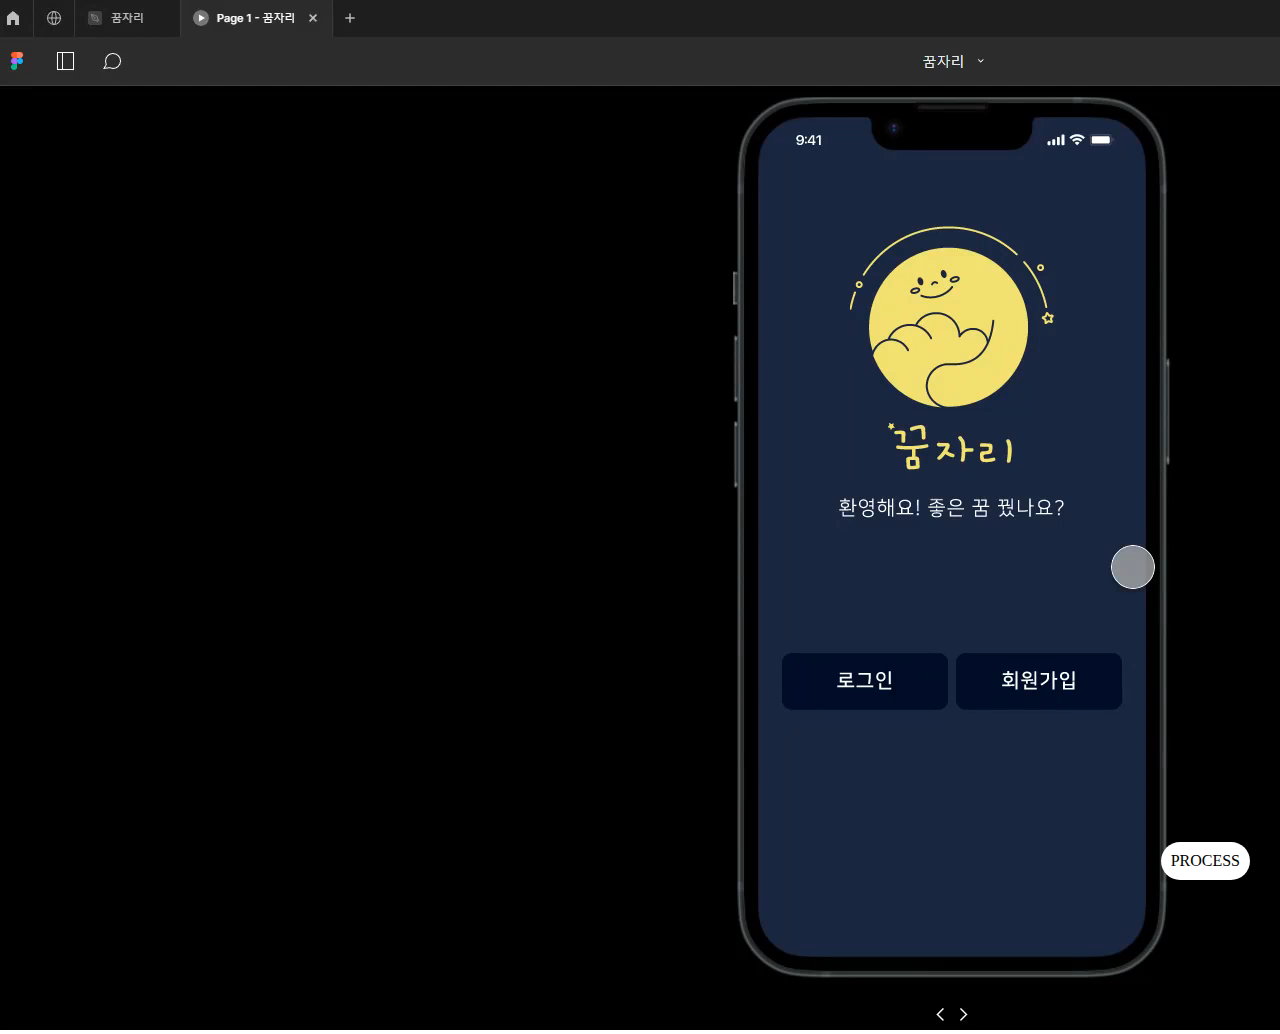
<file: app/app-design.html>
<!DOCTYPE html>
<html lang="en">

<head>
  <meta charset="UTF-8" />
  <meta name="viewport" content="width=device-width, initial-scale=1.0" />
  <title>App"꿈자리" design</title>
  <style>
    * {
      margin: 0;
      padding: 0;
      text-decoration: none;
    }

    body {
      overflow-x: hidden;

    }

    .video {
      aspect-ratio: 16/9;
      width: 100%;
      height: 100%;
    }

    .portfolio-process {
      position: fixed;
      background:#fff;
      color: black;
      border-radius: 20px 20px 20px 20px;
      text-align: center;
      padding: 10px;
      bottom: 20px;
      right: 30px;
    }
  </style>
</head>

<body>

  <video muted autoplay loop>
    <source src="e35676fa-c40a-4210-b0a4-dd00552b2c21.mp4" type="video/mp4">
    <strong>Your browser does not support the video tag.</strong>
  </video>
  <!-- 프로세스 -->
  <a href="./app-process.html" target="_blank" class="portfolio-process">PROCESS</a>
</body>

</html>
</file>
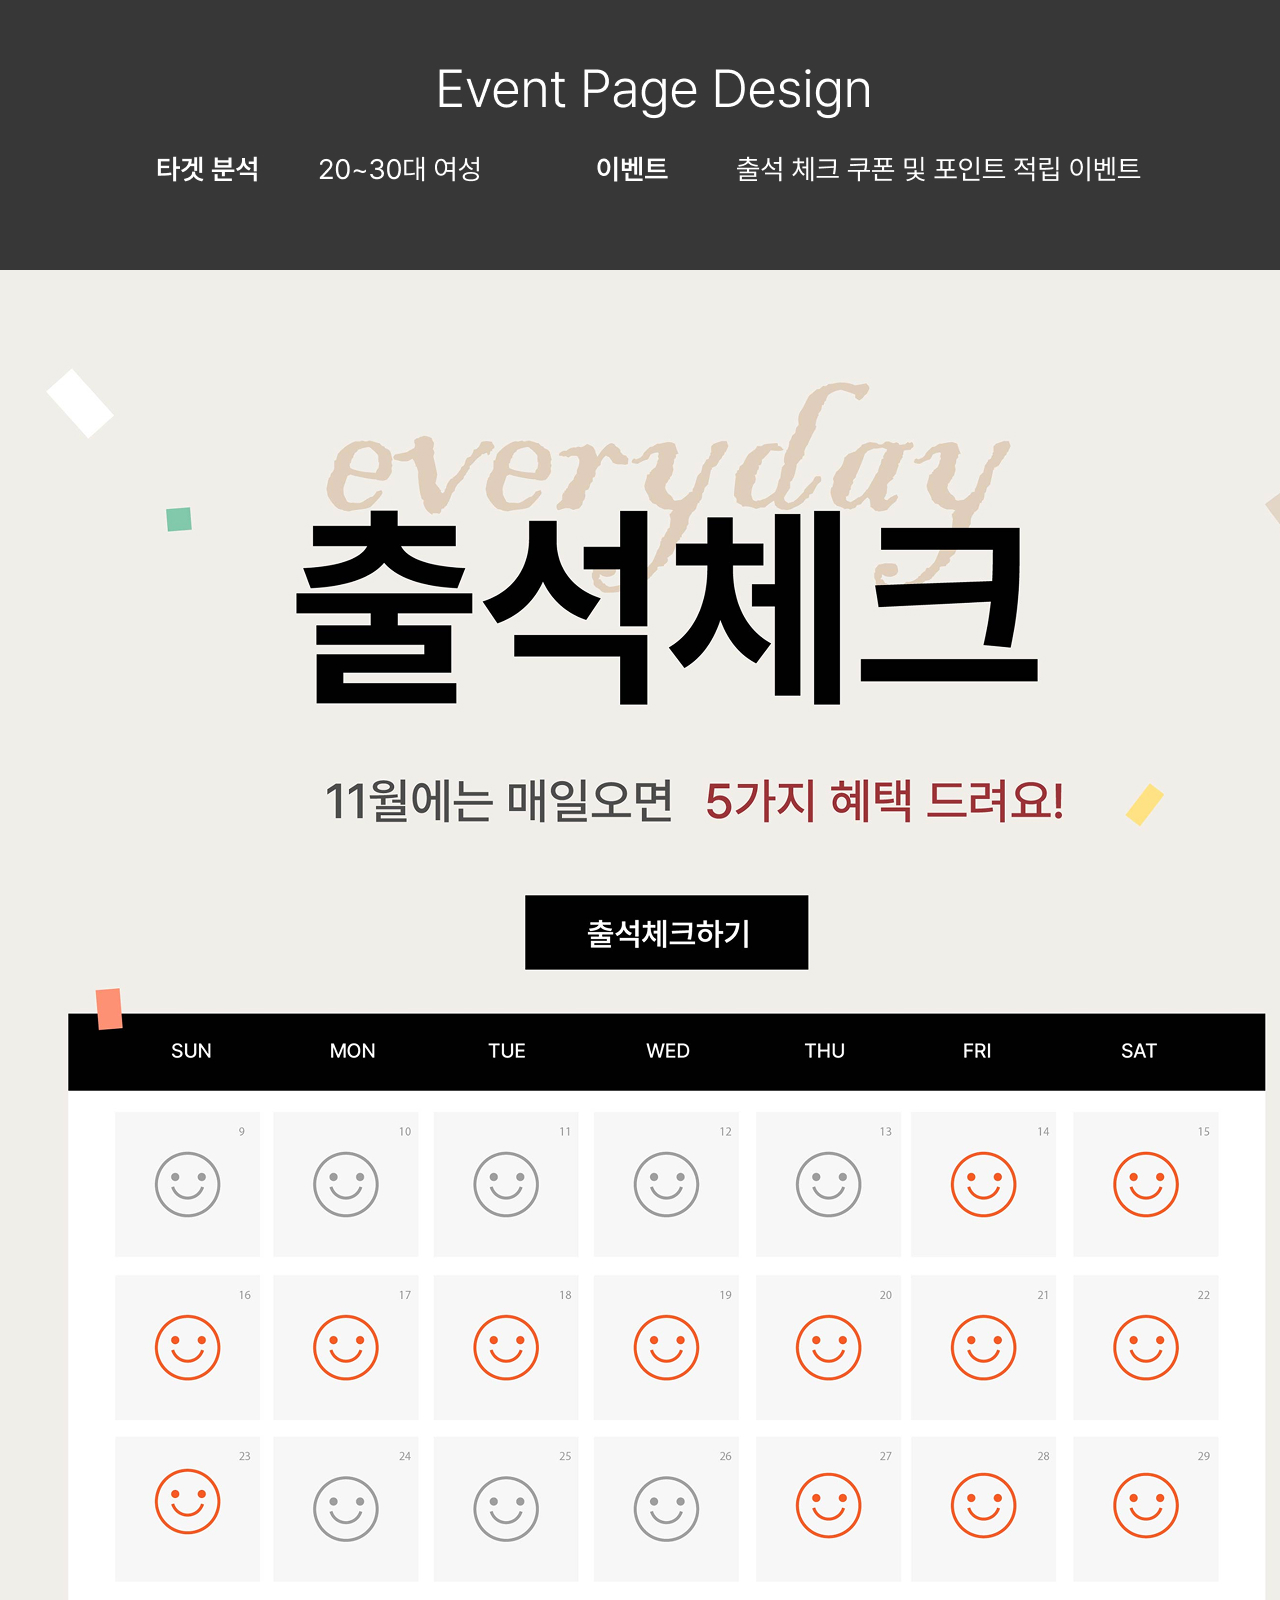
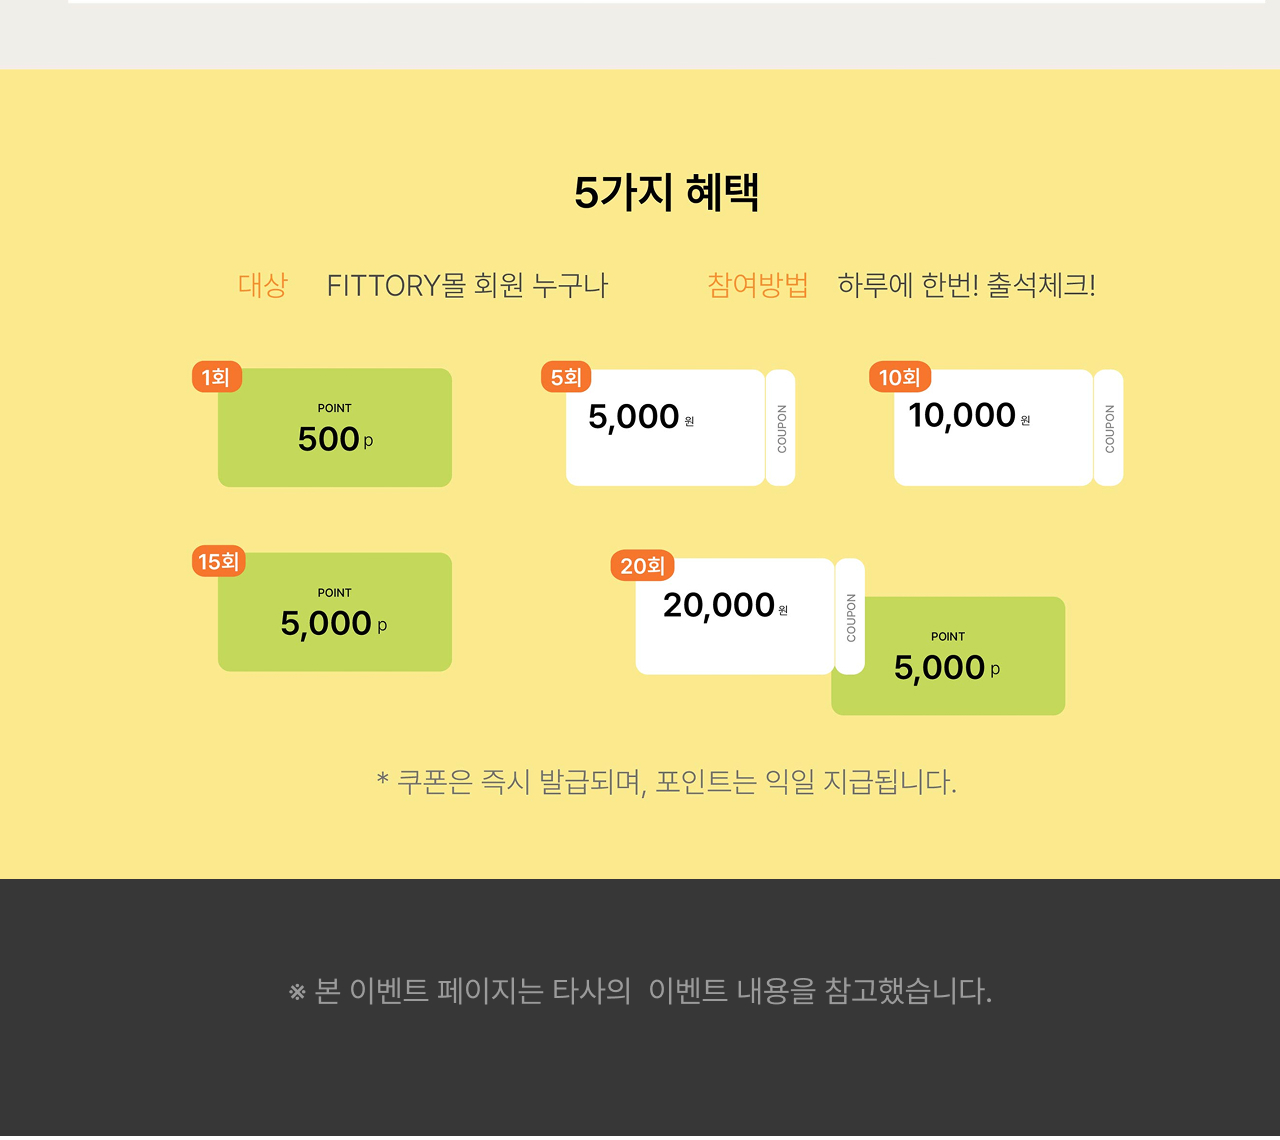
<file: fittory/eventpage.html>
<!DOCTYPE html>
<html lang="en">

<head>
  <meta charset="UTF-8" />
  <meta name="viewport" content="width=device-width, initial-scale=1.0" />
  <title>fittory 이벤트 페이지 </title>
  <style>
    * {
      margin: 0;
      padding: 0;
    }

    body {
      overflow-x: hidden;
    }
    
    main {
      display: flex;
      justify-content: center;
      align-items: center;
      min-height: 100vh;
    }
  </style>
</head>

<body>
  <main>
    <figure>
      <img src="./img/eventpage.jpg" alt="fittory-design" />
    </figure>
  </main>
</body>

</html>
</file>
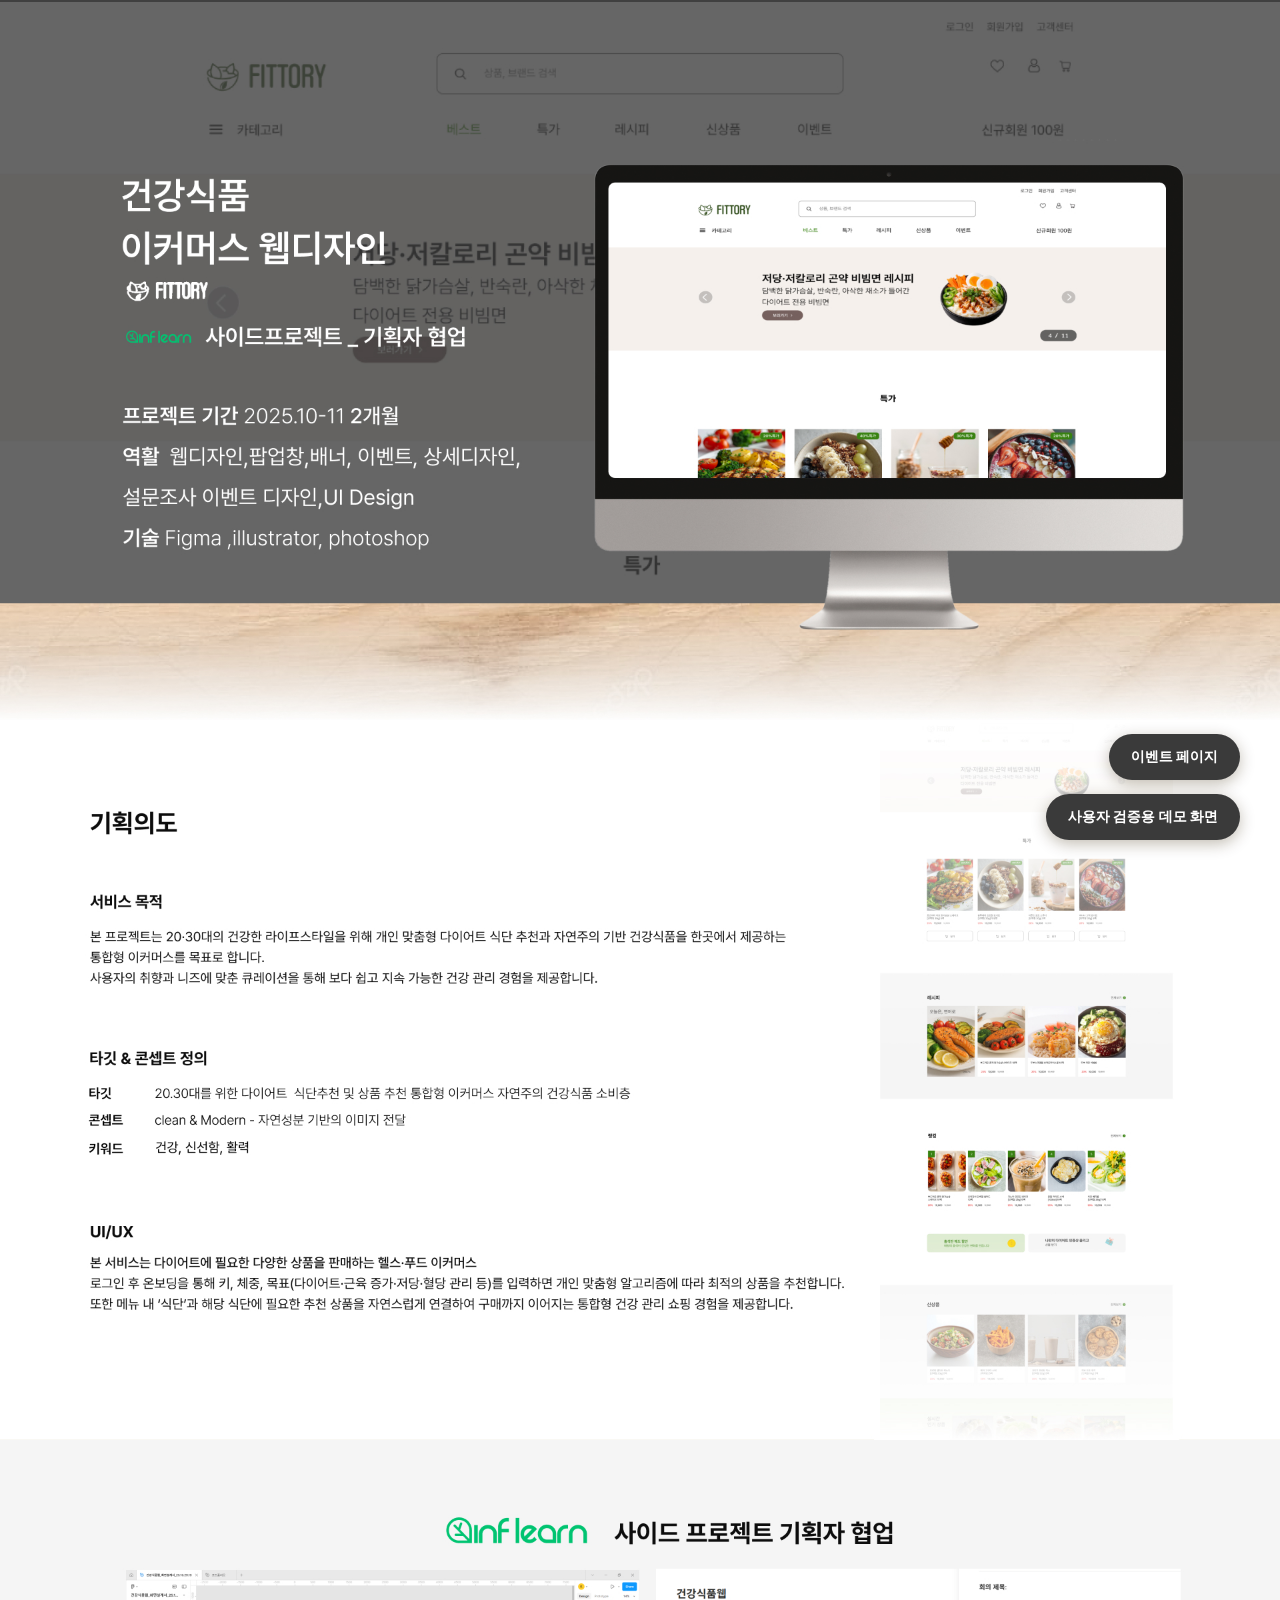
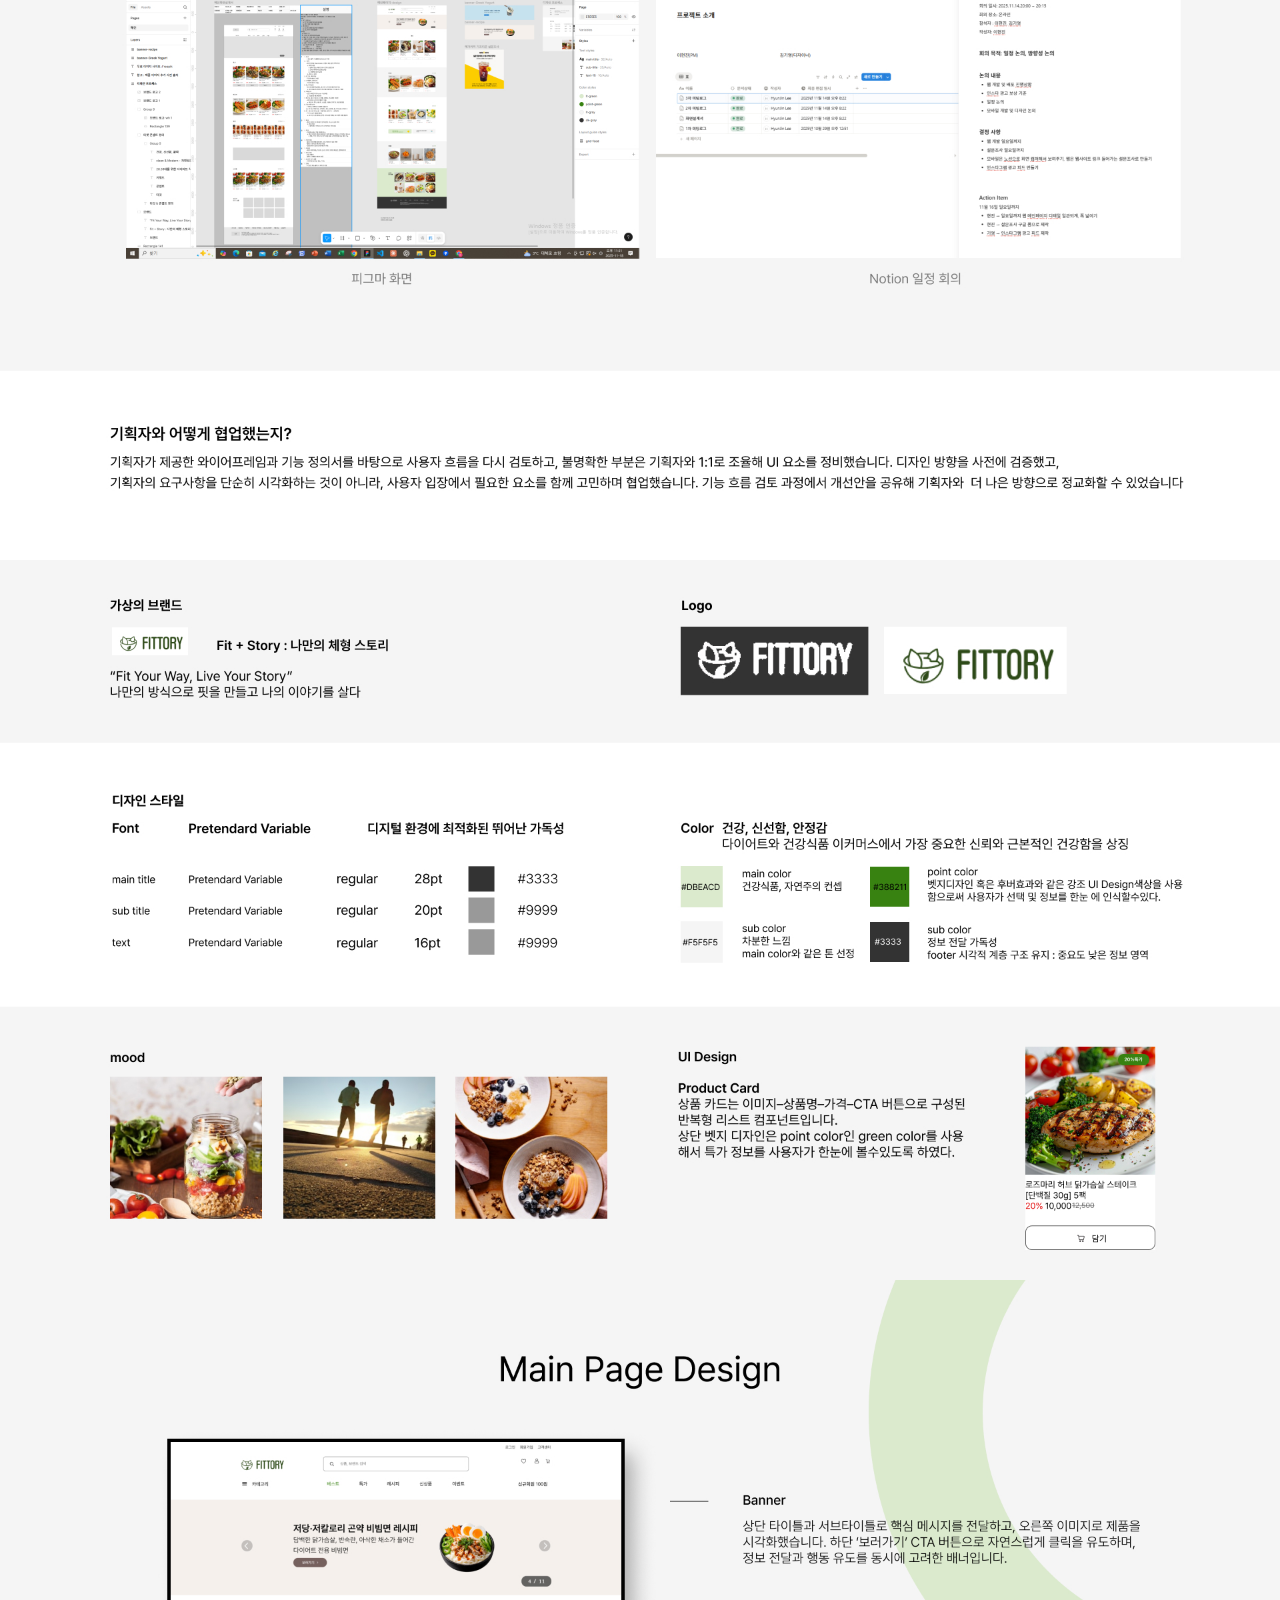
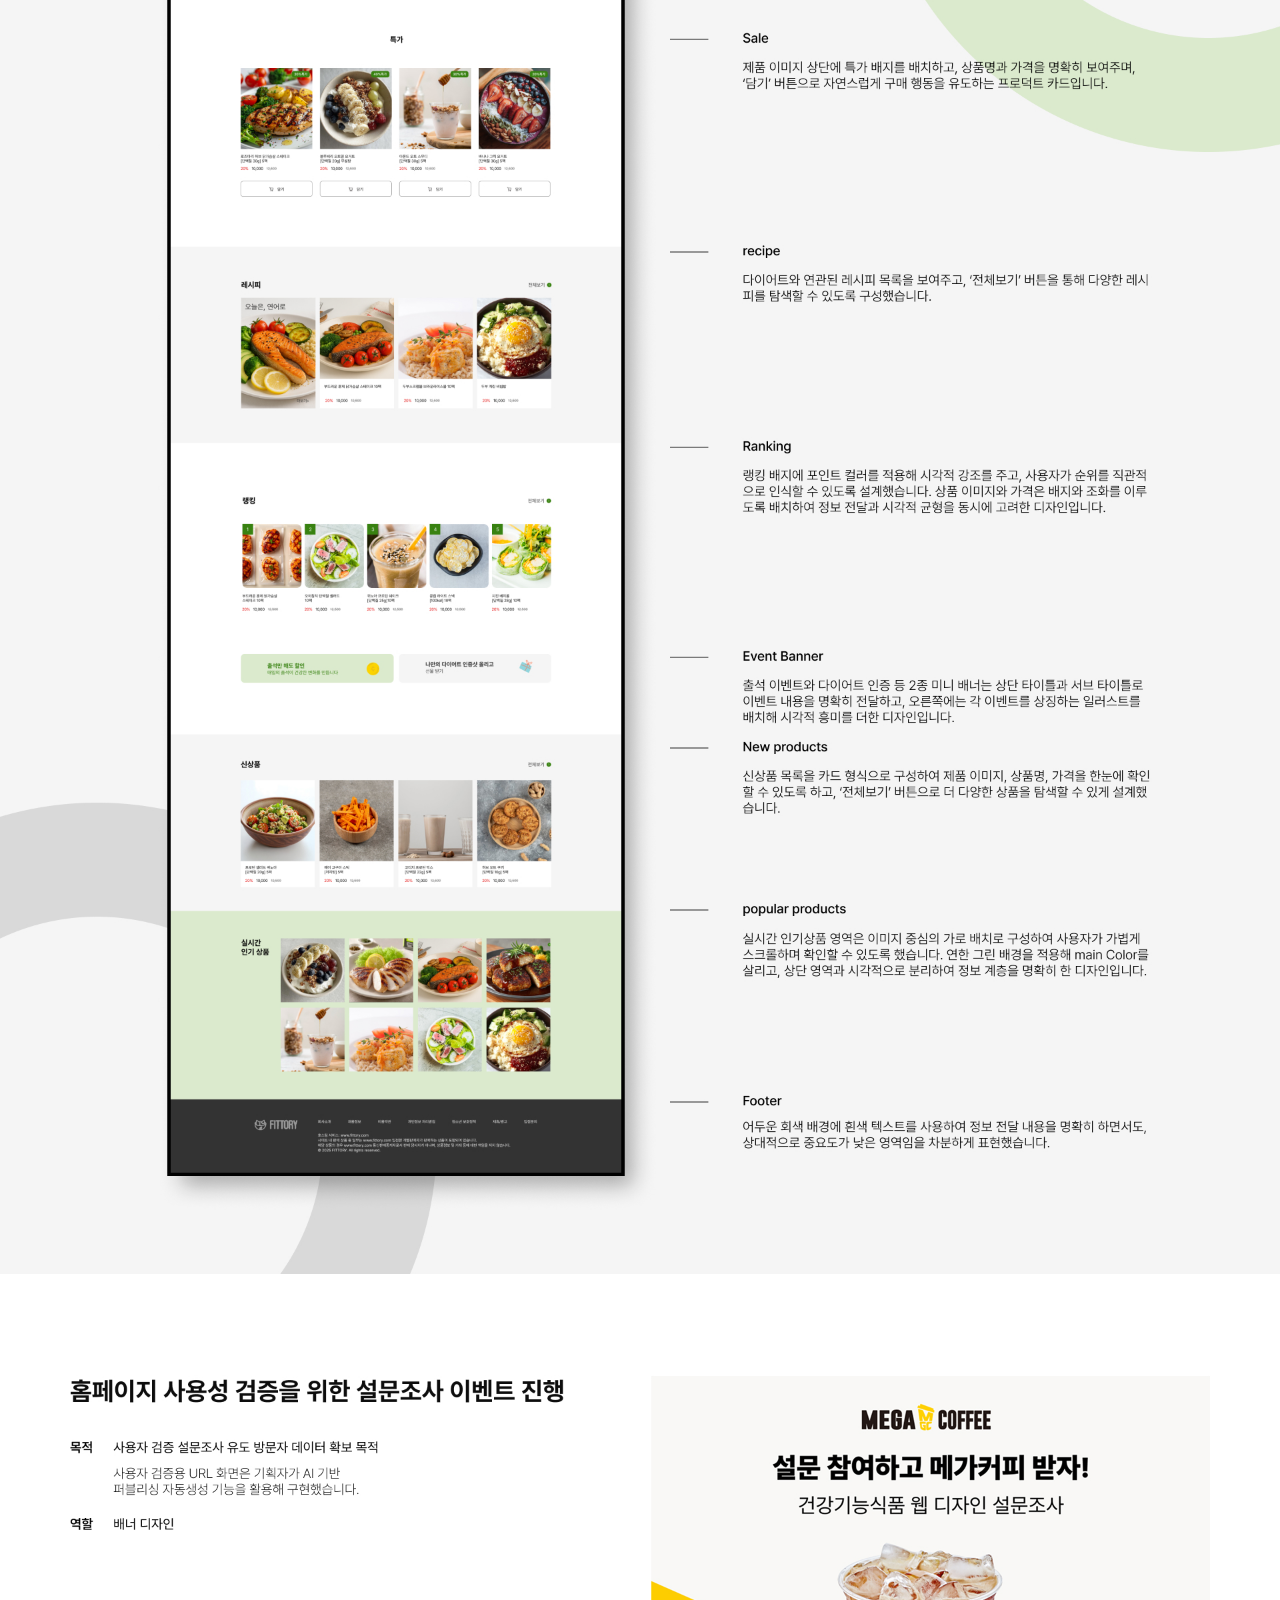
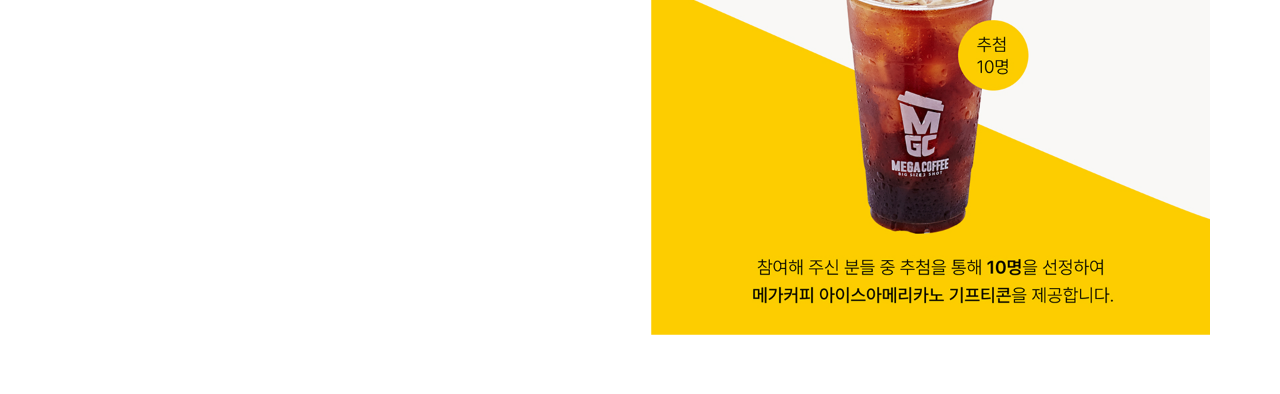
<file: fittory/fittory-process.html>
<!DOCTYPE html>
<html lang="en">

<head>
  <meta charset="UTF-8" />
  <meta name="viewport" content="width=device-width, initial-scale=1.0" />
  <title>fittory process </title>
  <style>
    * {
      margin: 0;
      padding: 0;
    }
    a{
      text-decoration: none;
    }

    body {
      overflow-x: hidden;
    }
    
    main {
      display: flex;
      justify-content: center;
      align-items: center;
      min-height: 100vh;
    }
    
    figure {
      width: 100%;
      margin: 0;
      padding: 0;
    }
    
    figure img {
      width: 100%;
      height: auto;
      display: block;
    }

    .eventpage,
.portfolio-Design{
  position: fixed;
  background:#3a3a3a;
  color: #ffffff;
  border-radius: 25px;
  text-align: center;
  padding: 12px 20px;
  font-weight: 600;
  font-size: 14px;
  box-shadow: 0 4px 15px rgba(53, 35, 1, 0.3);
  transition: all 0.3s ease;
  border: 2px solid transparent;
  backdrop-filter: blur(10px);
  z-index: 1000;
}

.eventpage {
  bottom: 120px;
  right: 40px;
}

.portfolio-Design {
  bottom: 60px;
  right: 40px;
}
  </style>
</head>

<body>
  <main>
    <figure>
      <img src="./img/process01.jpg" alt="fittory-process" />
      <img src="./img/process02.jpg" alt="fittory-process" />
      <img src="./img/process03.jpg" alt="fittory-process" />
      <img src="./img/process04.jpg" alt="fittory-process" />
      <img src="./img/process05.jpg" alt="fittory-process" />
      <img src="./img/process06.jpg" alt="fittory-process" />
    </figure>
  </main>

  <!-- 프로세스 -->
     <a href="./eventpage.html" target="_blank" class="eventpage">이벤트 페이지</a>
  <a href="https://fittory.netlify.app/" target="_blank" class="portfolio-Design">사용자 검증용 데모 화면</a>
</body>

</html>
</file>
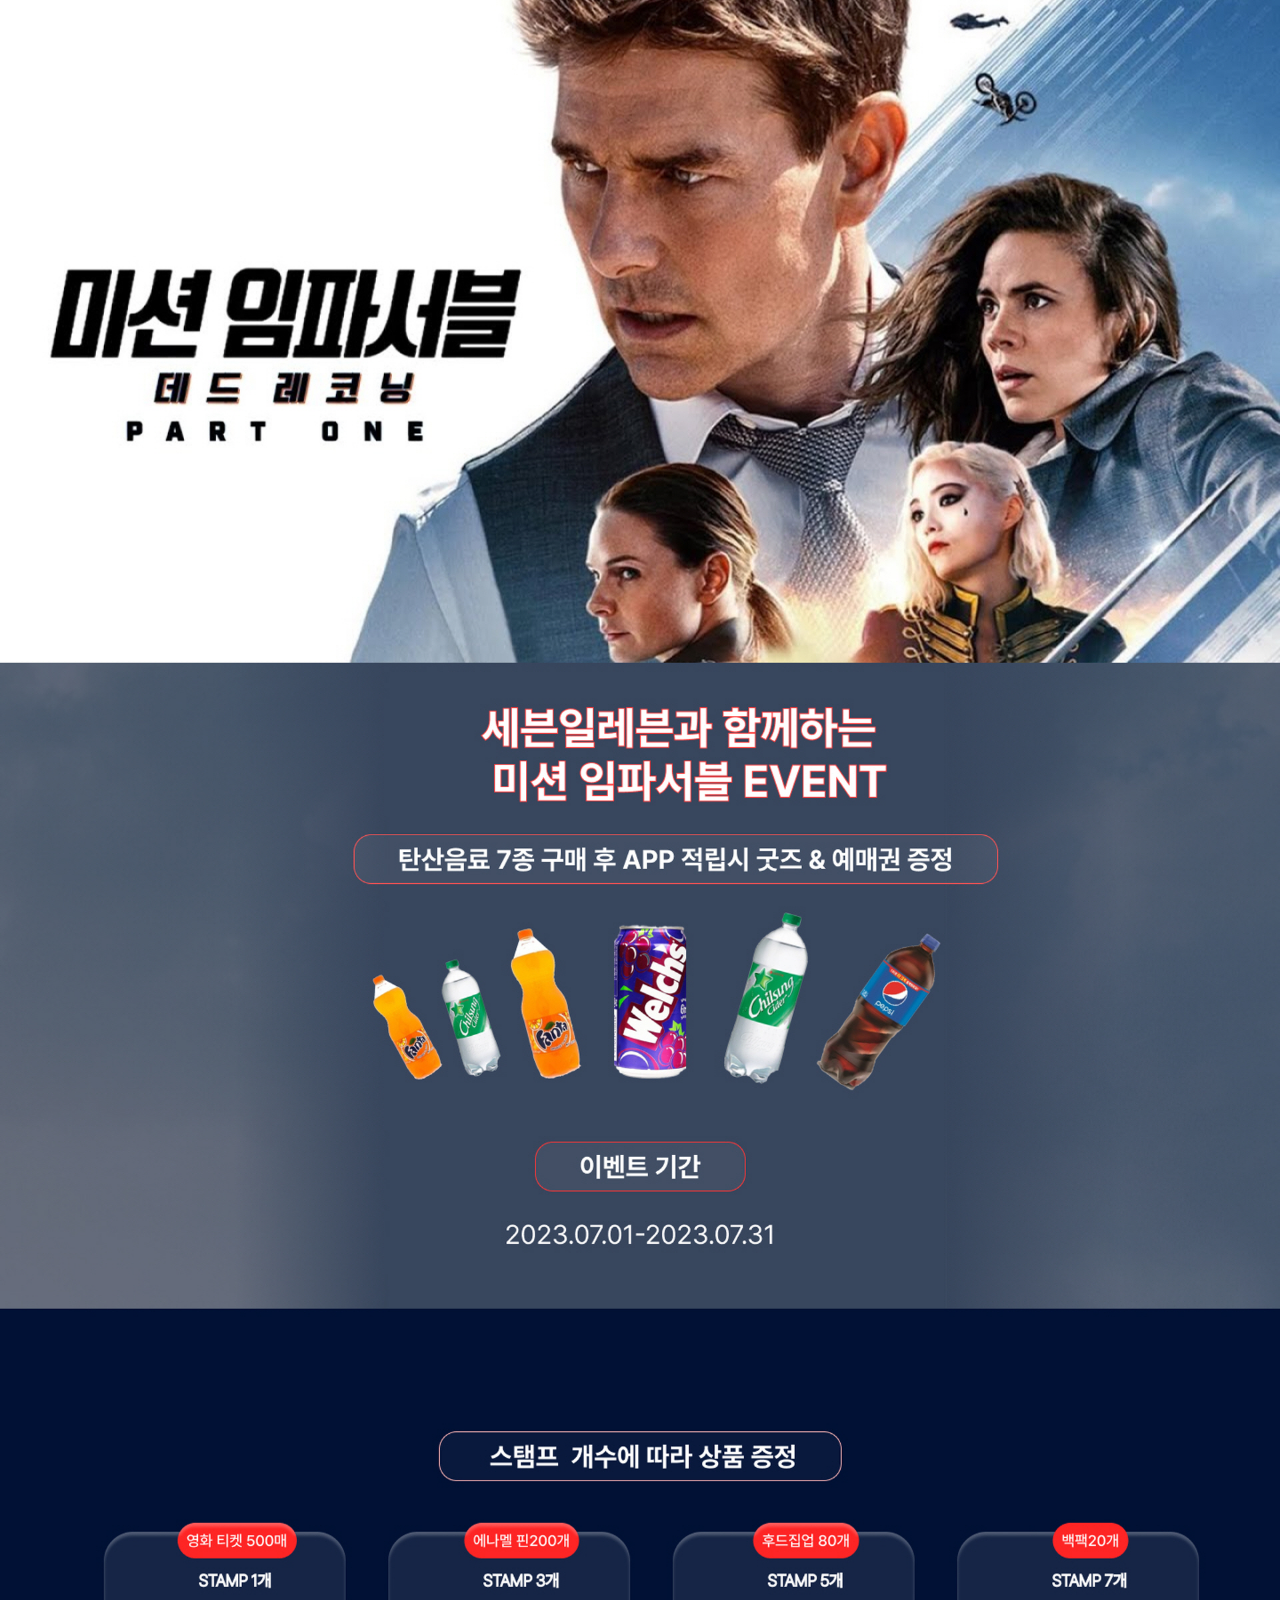
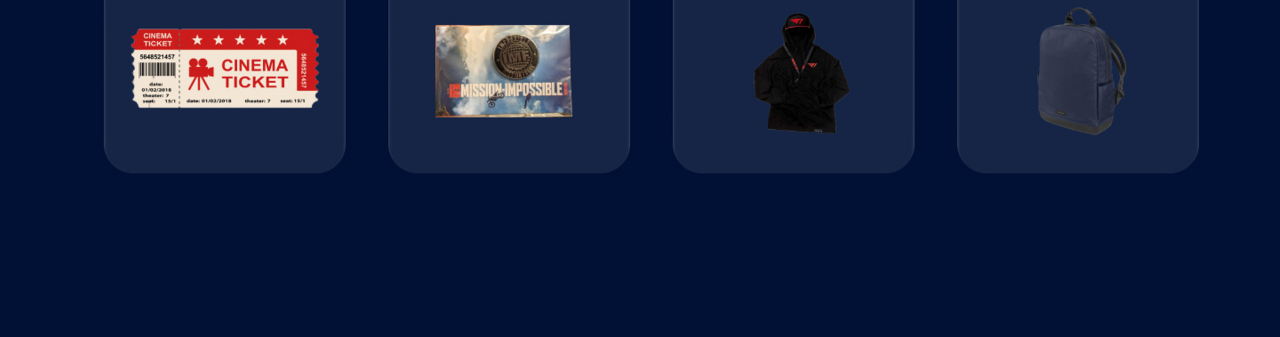
<file: seven/eventpage.html>
<!DOCTYPE html>
<html lang="en">

<head>
  <meta charset="UTF-8" />
  <meta name="viewport" content="width=device-width, initial-scale=1.0" />
  <title>"세븐일레븐"EventPage</title>
  <style>
    * {
      margin: 0;
      padding: 0;
    }

    body {
      overflow-x: hidden;
      justify-content: center;
    }
    
    main {
      display: flex;
      justify-content: center;
      align-items: center;
      min-height: 100vh;
    }
    
    figure {
      width: 100%;
      margin: 0;
      padding: 0;
    }
    
    figure img {
      width: 100%;
      height: auto;
      display: block;
    }
  </style>
</head>

<body>
  <main>
    <figure>
      <img src="./img/eventpage.jpg" alt="eventpage" />
    </figure>
  </main>
</body>

</html>
</file>
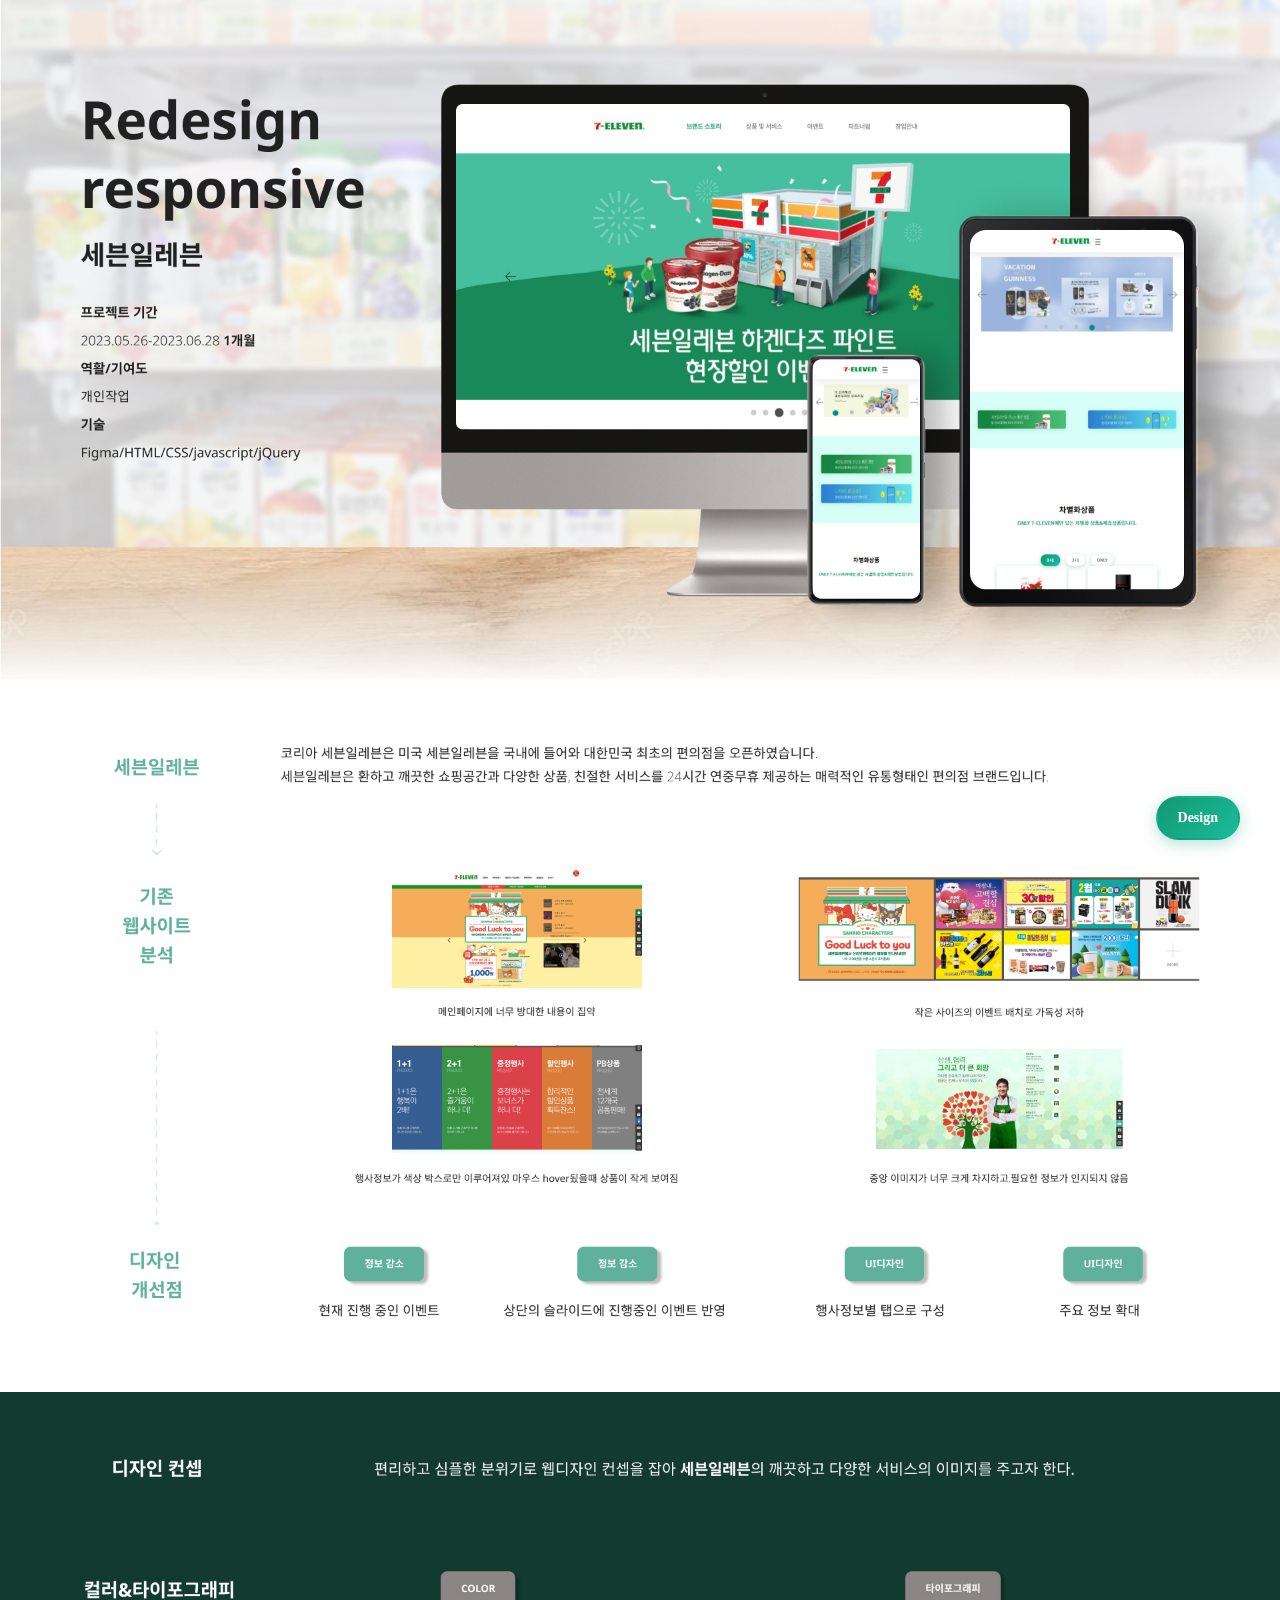
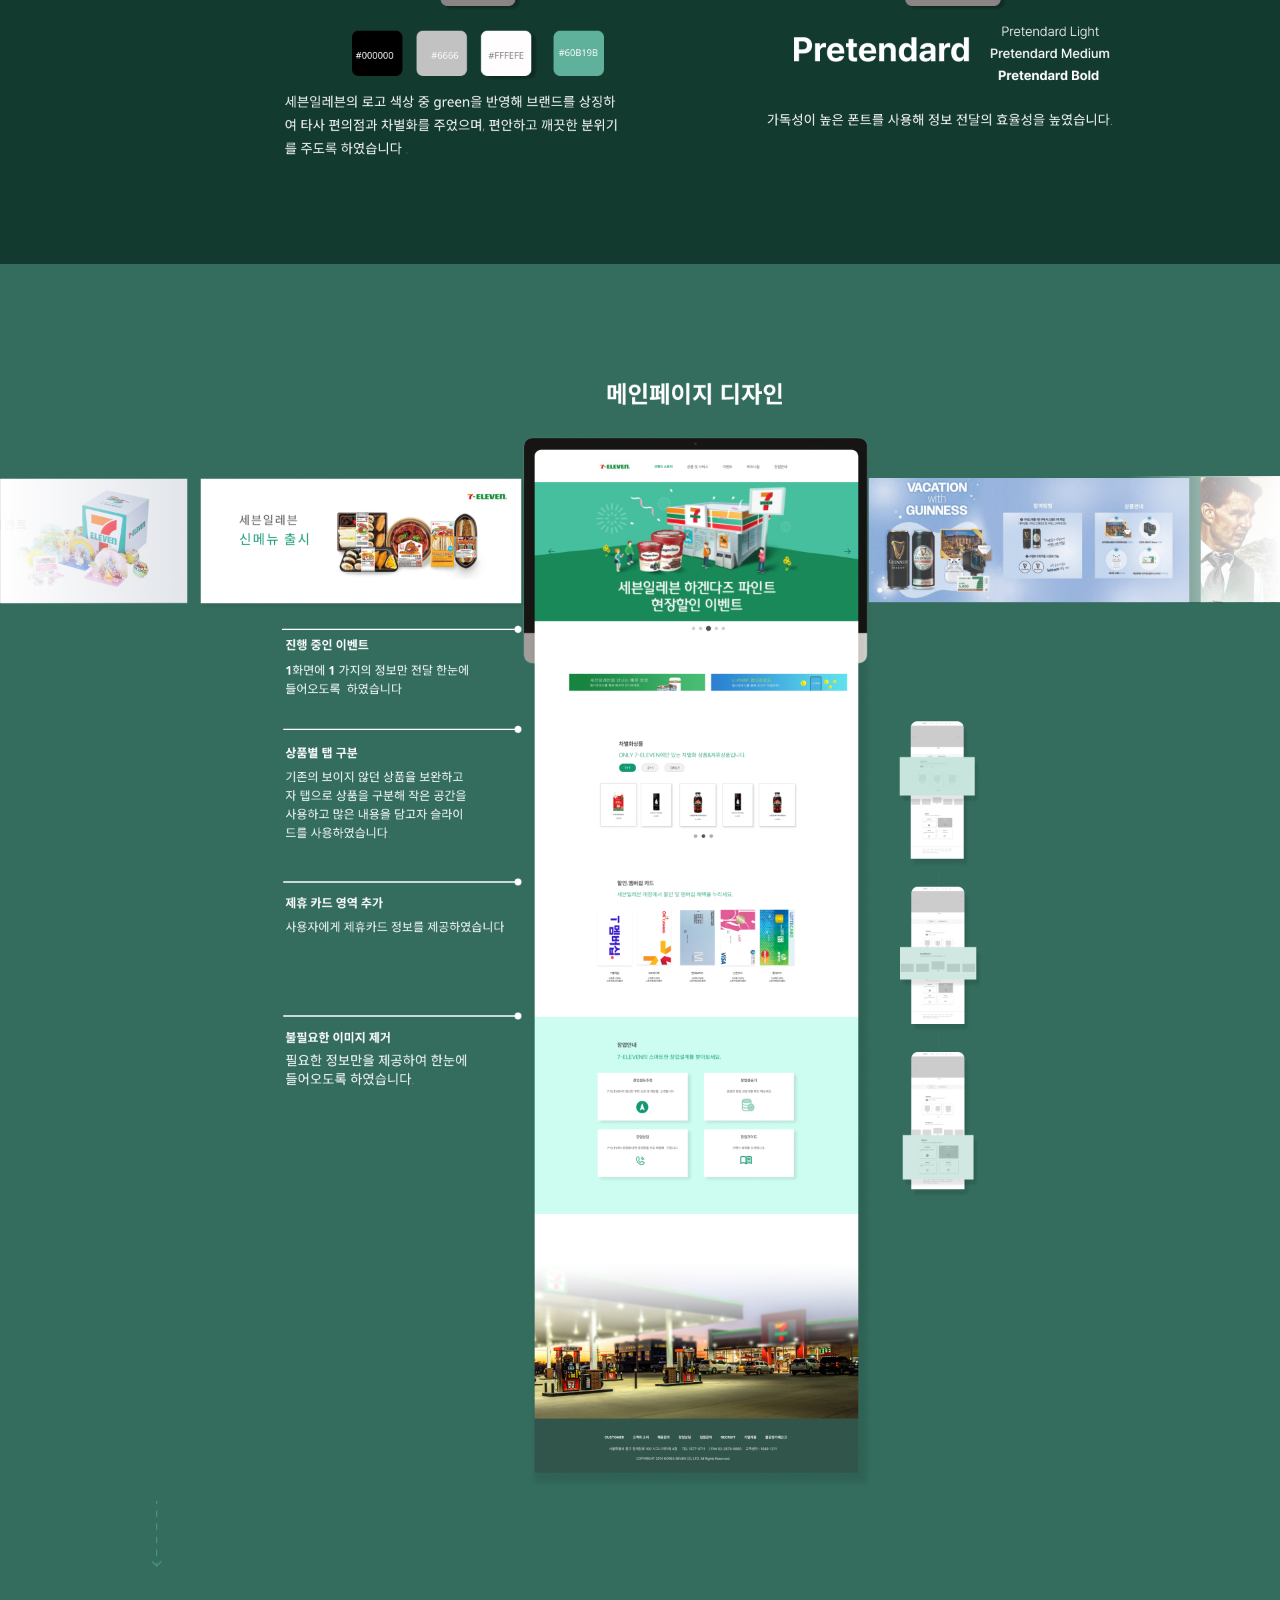
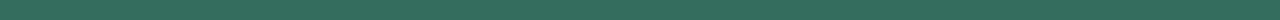
<file: seven/seven-process.html>
<!DOCTYPE html>
<html lang="en">

<head>
  <meta charset="UTF-8" />
  <meta name="viewport" content="width=device-width, initial-scale=1.0" />
  <title>세븐일레븐 process</title>
  <style>
    * {
      margin: 0;
      padding: 0;
    }
     a{
      text-decoration: none;
    }

    body {
      overflow-x: hidden;
    }
    
    main {
      display: flex;
      justify-content: center;
      align-items: center;
      min-height: 100vh;
    }
    
    figure {
      width: 100%;
      margin: 0;
      padding: 0;
    }
    
    figure img {
      width: 100%;
      height: auto;
      display: block;
    }

    .eventpage,
.portfolio-Design{
  position: fixed;
  background: linear-gradient(135deg, #119973, #1abc9c);
  color: #fff;
  border-radius: 25px;
  text-align: center;
  padding: 12px 20px;
  font-weight: 600;
  font-size: 14px;
  box-shadow: 0 4px 15px rgba(17, 153, 115, 0.3);
  transition: all 0.3s ease;
  border: 2px solid transparent;
  backdrop-filter: blur(10px);
  z-index: 1000;
}

.eventpage {
  bottom: 120px;
  right: 40px;
}

.portfolio-Design {
  bottom: 60px;
  right: 40px;
}

/* 호버 효과 */
.eventpage:hover,
.portfolio-Design:hover {
  transform: translateY(-3px) scale(1.05);
  box-shadow: 0 8px 25px rgba(17, 153, 115, 0.4);
  background: linear-gradient(135deg, #1abc9c, #16a085);
  border-color: rgba(255, 255, 255, 0.3);
}

.eventpage:active,
.portfolio-Design:active {
  transform: translateY(-1px) scale(1.02);
  box-shadow: 0 4px 15px rgba(17, 153, 115, 0.3);
}
  </style>
</head>

<body>
  <main>
    <figure>
      <img src="./img/seven-process.jpg" alt="seven-process" />
    </figure>
  </main>

  <!-- 프로세스 -->
  <a href="./index.html" target="_blank" class="portfolio-Design">Design</a>
</body>

</html>
</file>
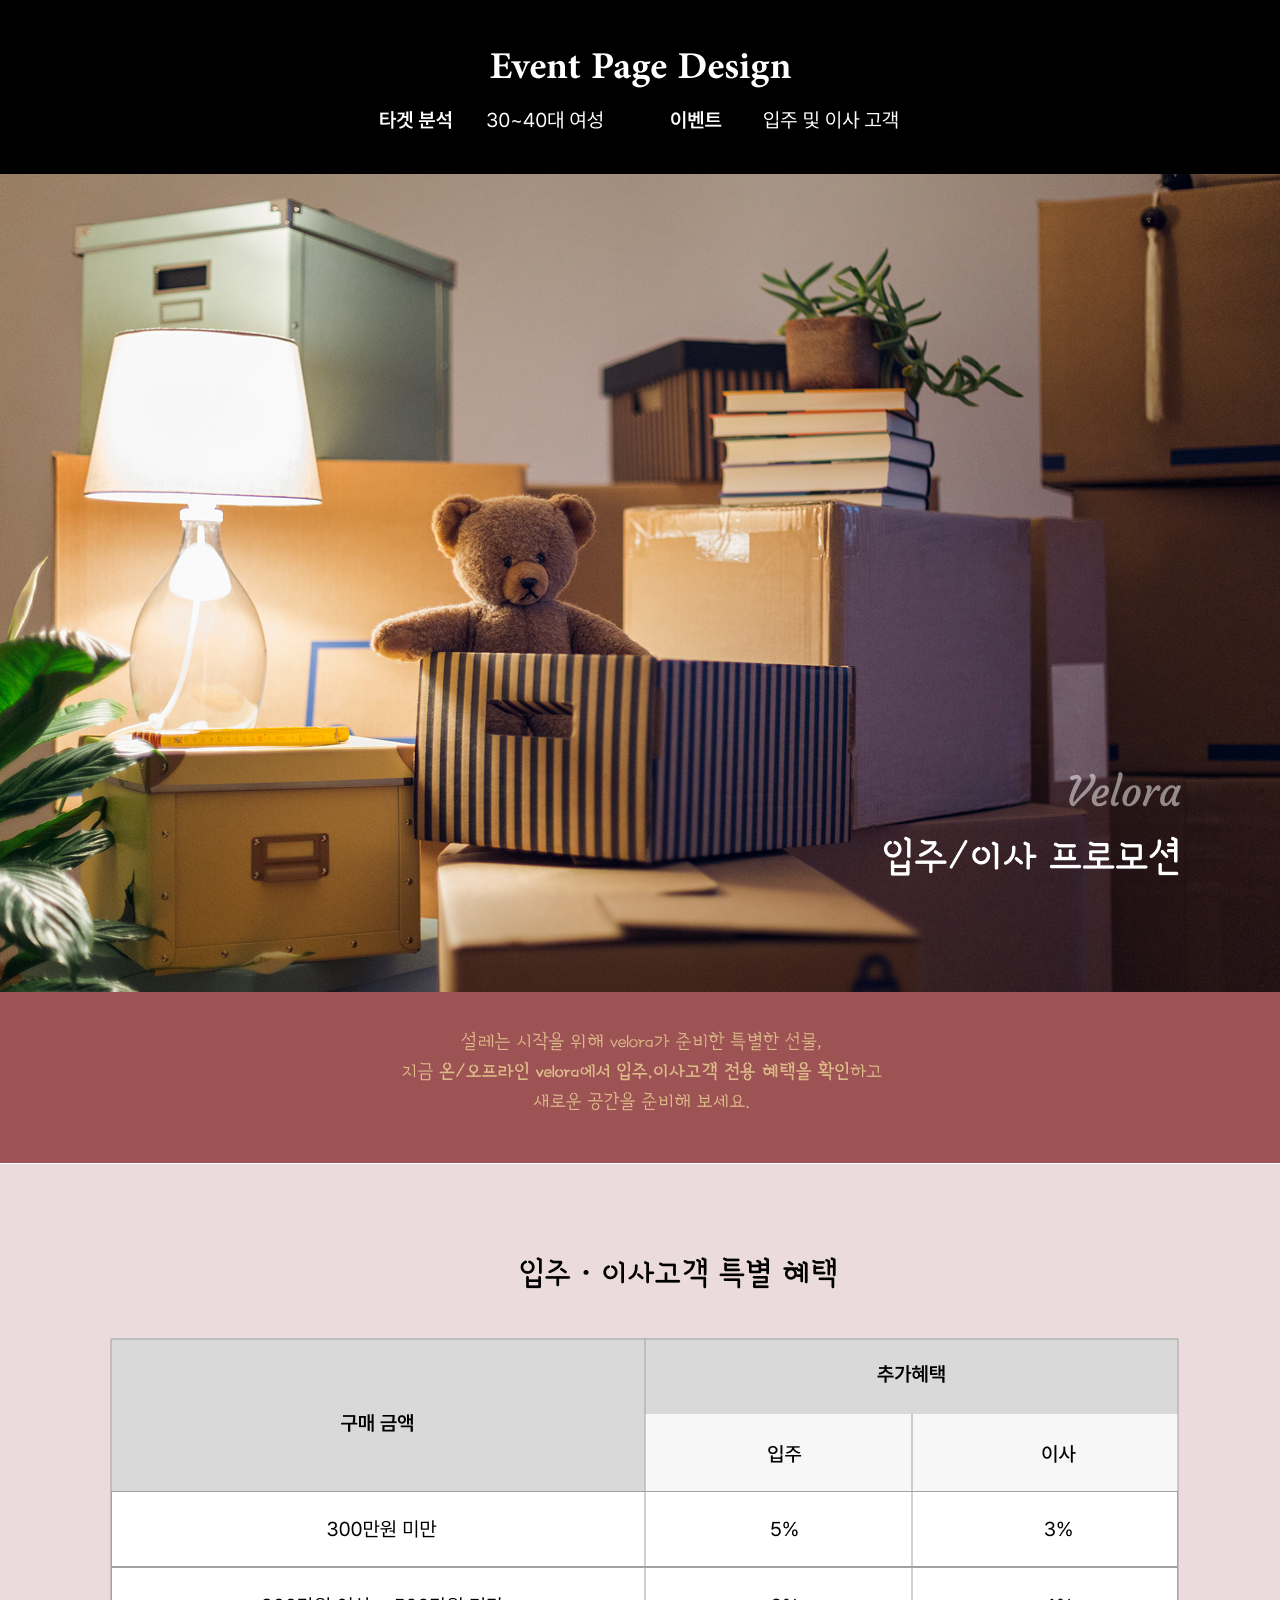
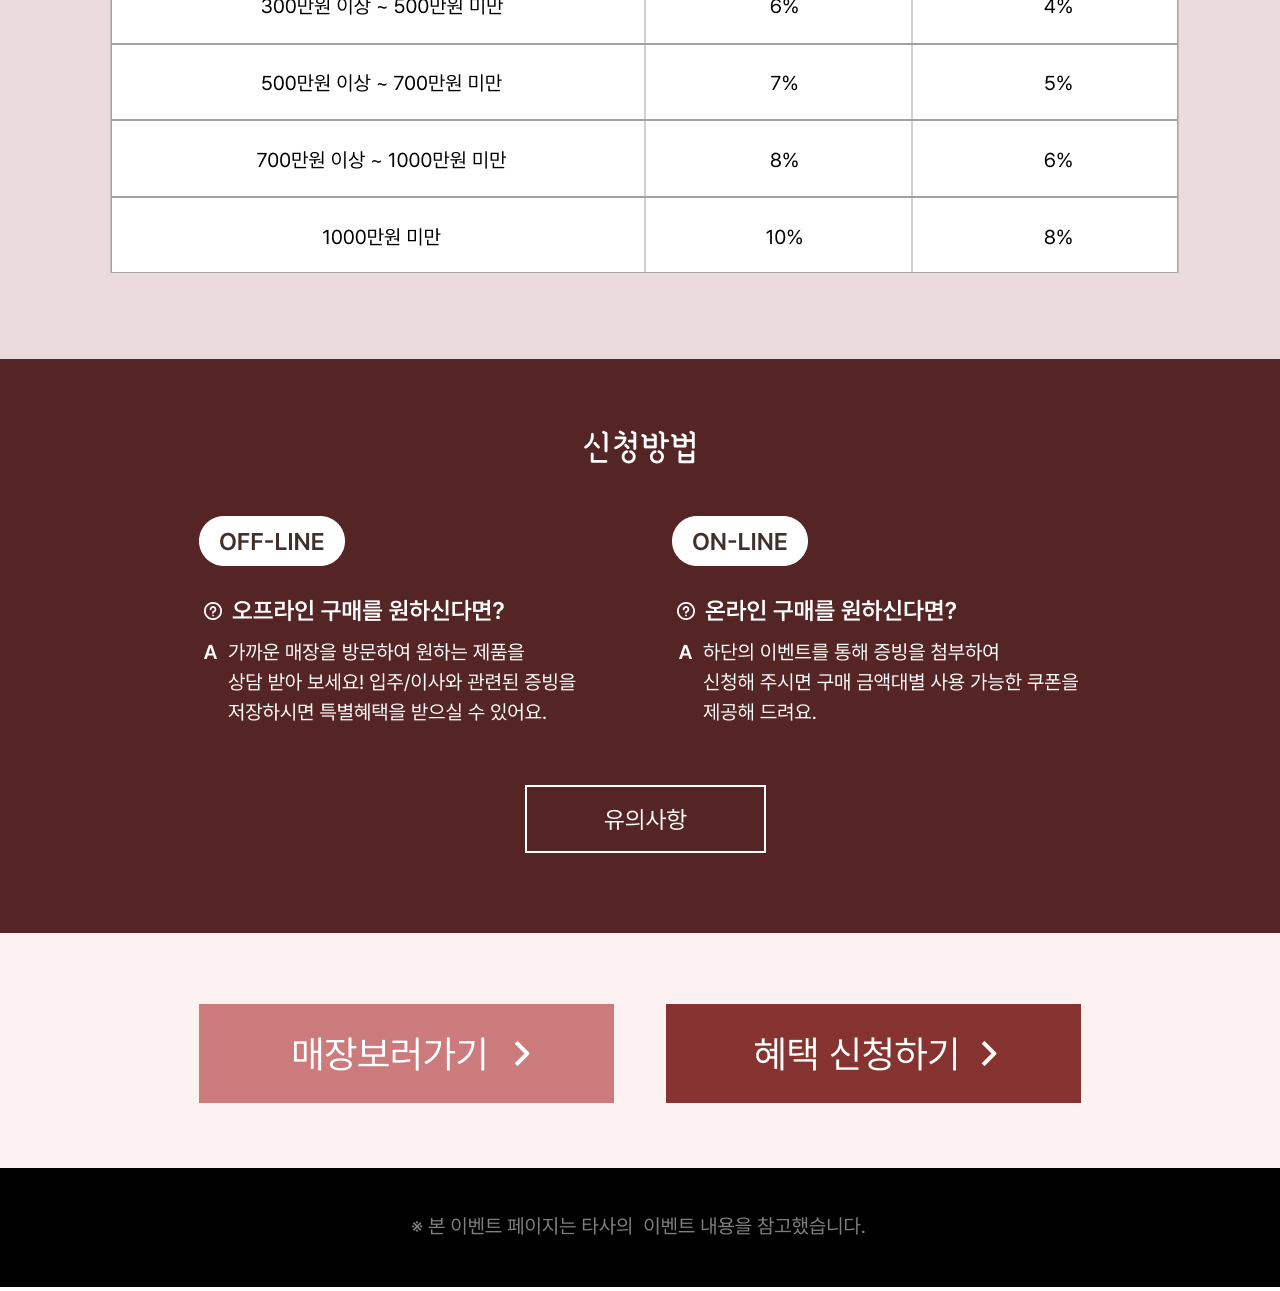
<file: Velora/eventpage.html>
<!DOCTYPE html>
<html lang="en">

<head>
  <meta charset="UTF-8" />
  <meta name="viewport" content="width=device-width, initial-scale=1.0" />
  <title>velora 이벤트 페이지 </title>
  <style>
    * {
      margin: 0;
      padding: 0;
    }

    body {
      overflow-x: hidden;
    }
    
    main {
      display: flex;
      justify-content: center;
      align-items: center;
      min-height: 100vh;
    }
  </style>
</head>

<body>
  <main>
    <figure>
      <img src="./img/eventpage.jpg" alt="velora-design" />
    </figure>
  </main>
</body>

</html>
</file>
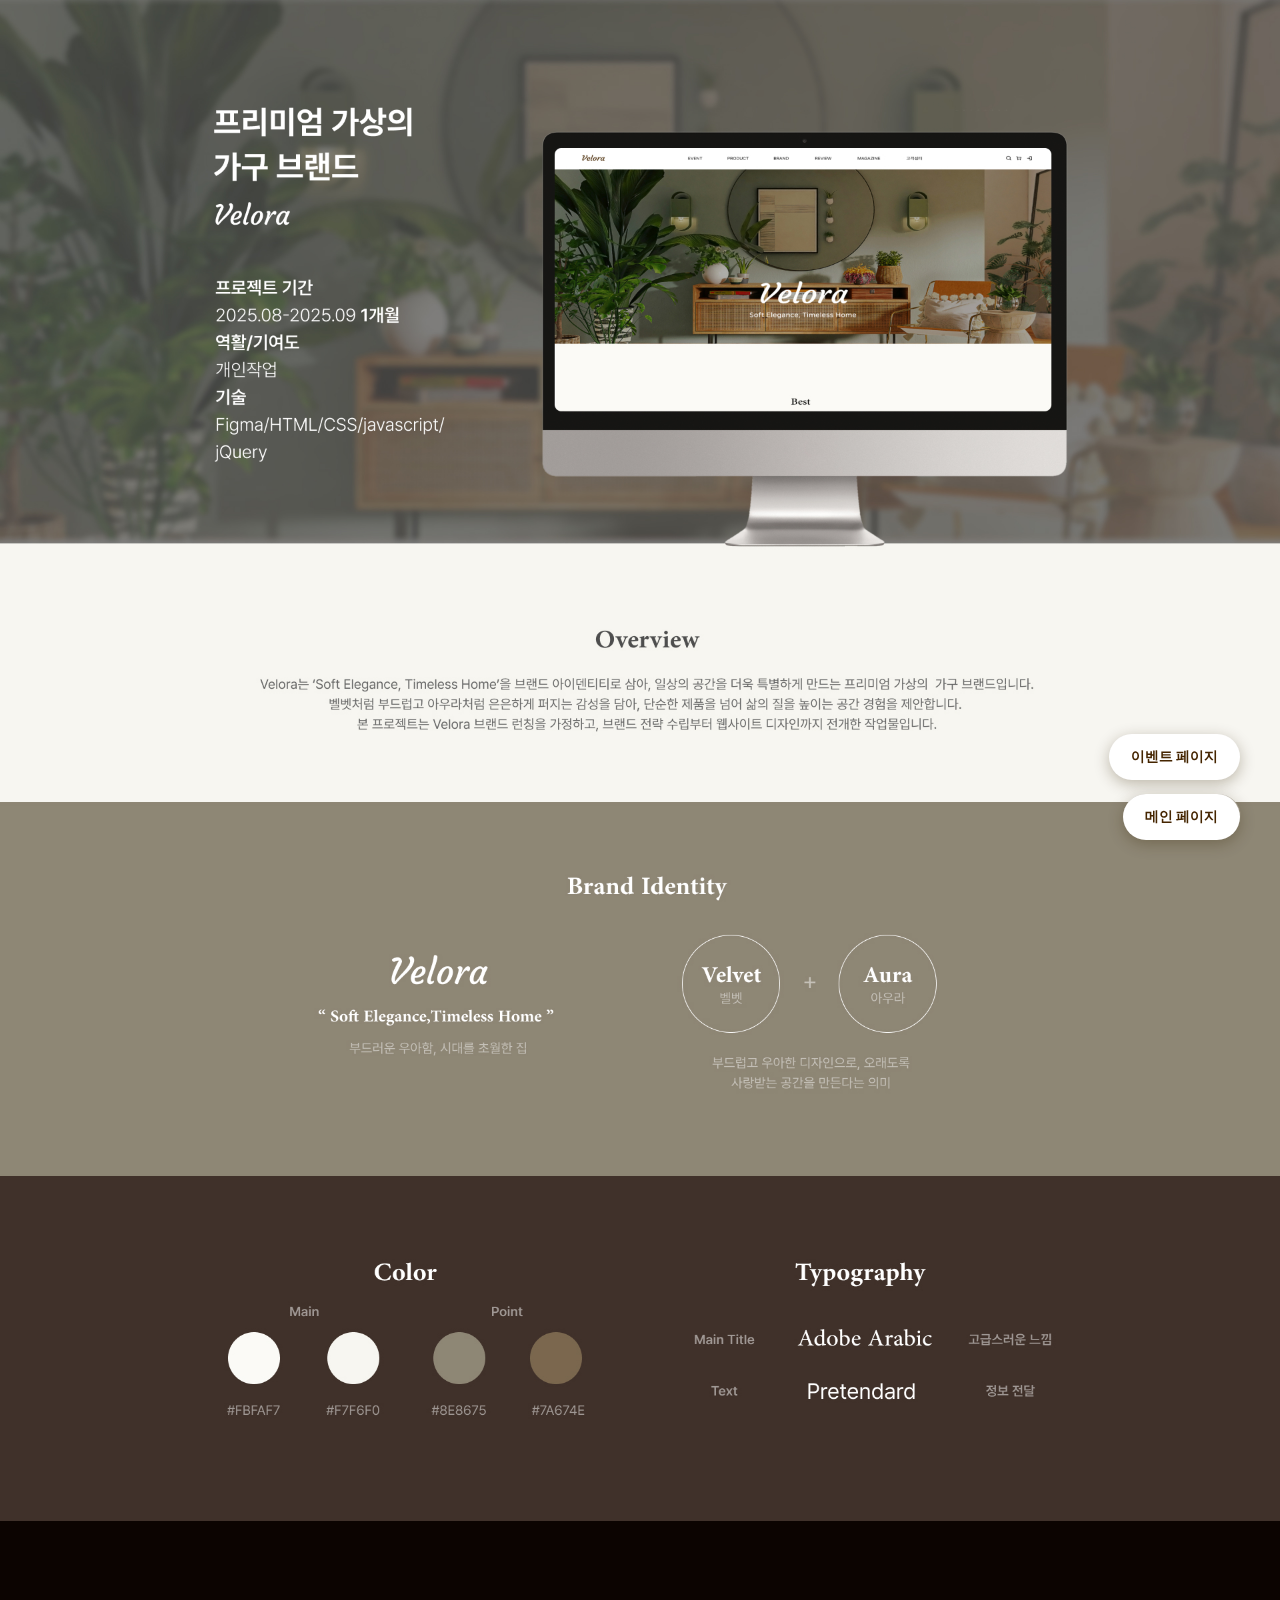
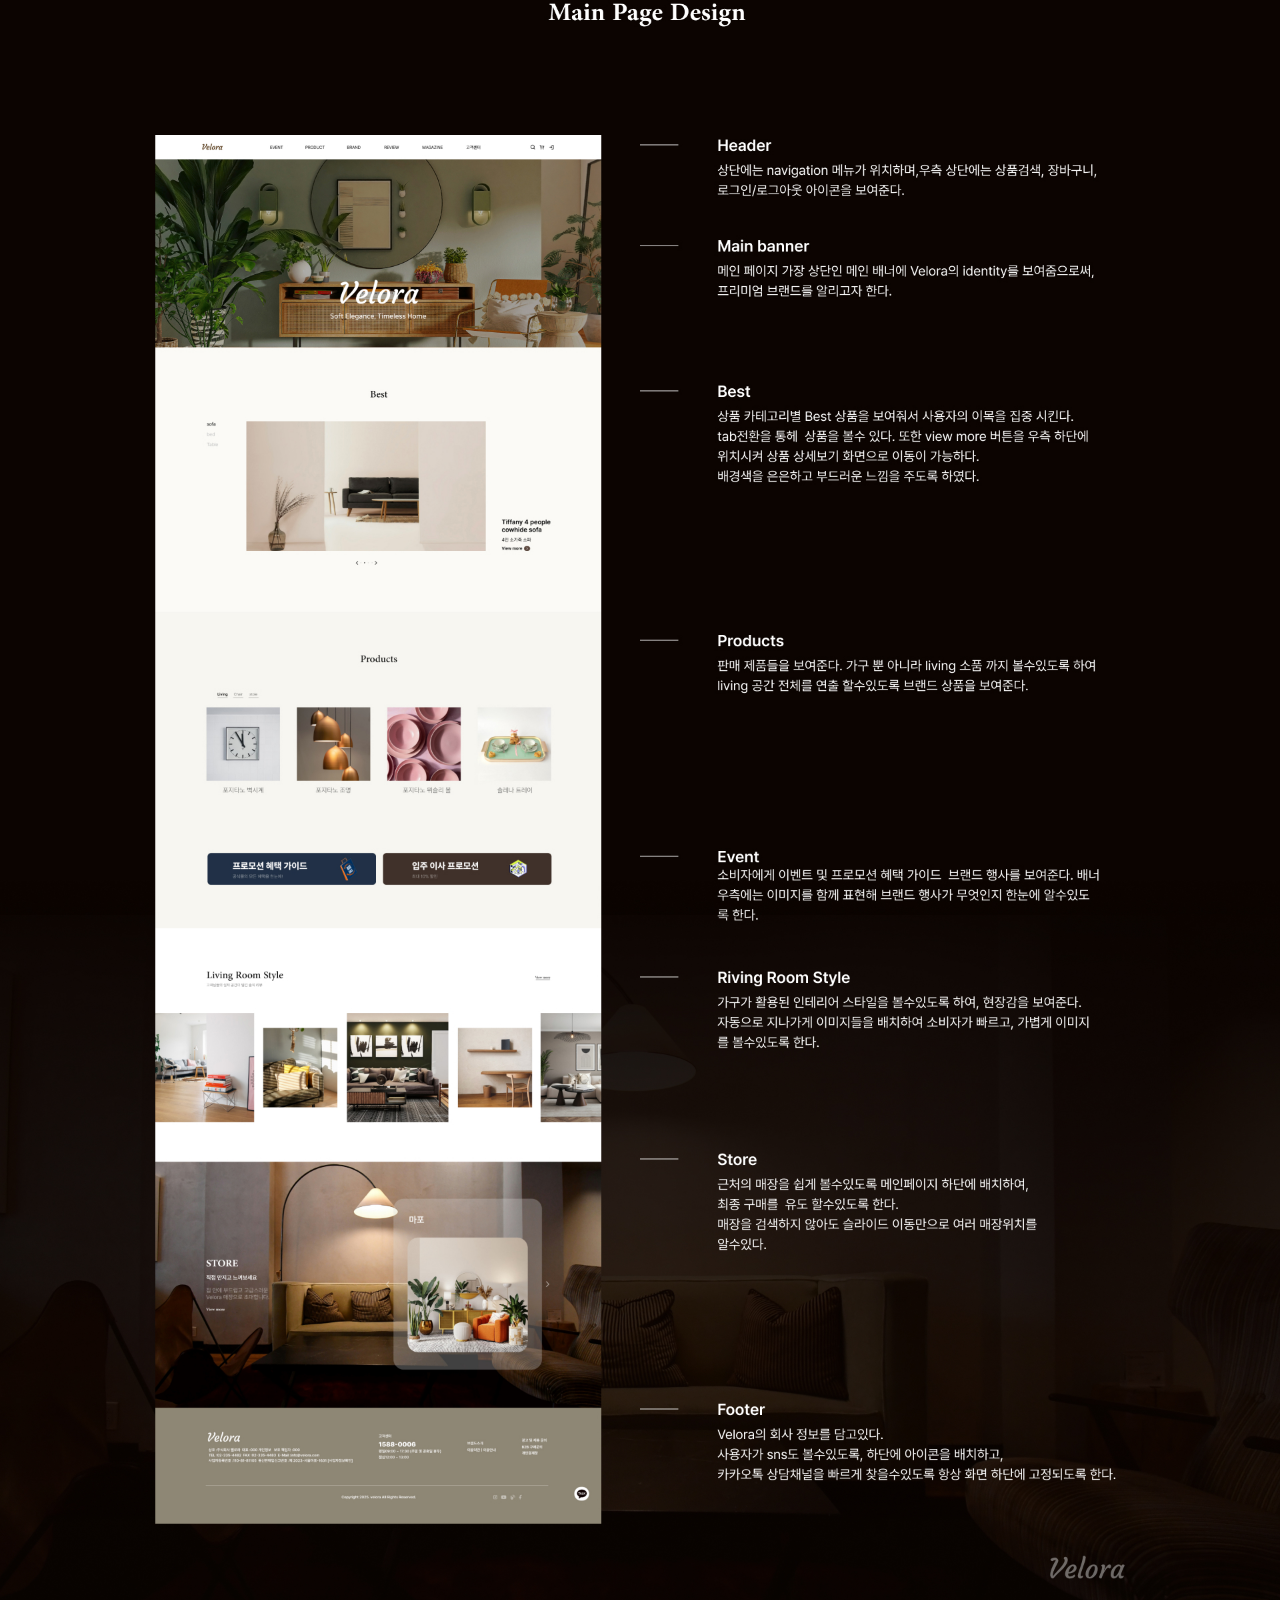
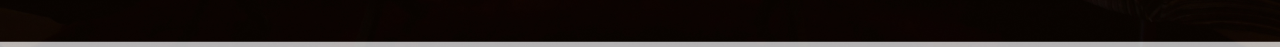
<file: Velora/velora-process.html>
<!DOCTYPE html>
<html lang="en">

<head>
  <meta charset="UTF-8" />
  <meta name="viewport" content="width=device-width, initial-scale=1.0" />
  <title>velora process </title>
  <style>
    * {
      margin: 0;
      padding: 0;
    }
    a{
      text-decoration: none;
    }

    body {
      overflow-x: hidden;
    }
    
    main {
      display: flex;
      justify-content: center;
      align-items: center;
      min-height: 100vh;
    }
    
    figure {
      width: 100%;
      margin: 0;
      padding: 0;
    }
    
    figure img {
      width: 100%;
      height: auto;
      display: block;
    }

    .eventpage,
.portfolio-Design{
  position: fixed;
  background:#fff;
  color: #452500;
  border-radius: 25px;
  text-align: center;
  padding: 12px 20px;
  font-weight: 600;
  font-size: 14px;
  box-shadow: 0 4px 15px rgba(53, 35, 1, 0.3);
  transition: all 0.3s ease;
  border: 2px solid transparent;
  backdrop-filter: blur(10px);
  z-index: 1000;
}

.eventpage {
  bottom: 120px;
  right: 40px;
}

.portfolio-Design {
  bottom: 60px;
  right: 40px;
}
  </style>
</head>

<body>
  <main>
    <figure>
      <img src="./img/process.jpg" alt="velora-process" />
    </figure>
  </main>

  <!-- 프로세스 -->
     <a href="./eventpage.html" target="_blank" class="eventpage">이벤트 페이지</a>
  <a href="./index.html" target="_blank" class="portfolio-Design">메인 페이지</a>
</body>

</html>
</file>
<file: 250727/css/style.css>
@charset 'utf-8';
@import url("https://fonts.googleapis.com/css2?family=Nanum+Gothic:wght@400;700;800&family=Roboto:wght@400;700;900&display=swap");

html {
  scroll-behavior: smooth;
  font-size: 16px; /* 기준 폰트 사이즈 설정 */
}

body {
  word-break: keep-all;
  font: 1rem /1.5 "Kaushan Script", "Nanum Gothic", sans-serif;
  overflow-x: hidden;
}

a {
  text-decoration: none;
  color: inherit;
}

/* 메인 */
.portfolio-list {
  /* 높이 */
  height: 100vh; /* 화면 높이에 꽉 차게 */
  display: flex;
}

.portfolio-list .portfolio-item {
  position: relative;
  /* 정지 너비 */
  width: 31.25rem; /* 500px → 31.25rem */
  height: 100%; /* 부모 높이에 꽉 차게 */
  overflow: hidden;
  background-size: cover;
  background-position: center;
  display: block; 
  transition: width 0.8s ease, filter 0.8s ease; /* 더 천천히 부드러운 전환 효과 */
}

.portfolio-list .portfolio-item:hover {
  /* 펼쳐졌을때 너비 */
  width: 62.5rem; /* 1000px → 62.5rem */
  -webkit-filter: grayscale(100%);
  filter: grayscale(100%);
}

.item1 {
  background: url("../img/seven-li-sum-2.jpg") no-repeat center center;
  background-size: cover;
}

.item1:hover {
  background: url("../img/seven-li-sum-hover.jpg") no-repeat center center;
  background-size: cover;
}

.item2 {
  background: url("../img/app-li-sim-1.jpg") no-repeat center center;
  background-size: cover;
}

.item2:hover {
  background: url("../img/app-li-sim-1-hover.jpg") no-repeat center center;
  background-size: cover;
}

.item3 {
  background: url("../img/taxi-li-sum-1.png") no-repeat center center;
  background-size: cover;
}

.item3:hover {
  background: url("../img/taxi-li-sum-hover.jpg") no-repeat center center;
  background-size: cover;
}

.item4 {
   background: url("../img/Todo.png") no-repeat center center;
}

/* 포폴별 제목 */
.portfolio-list .portfolio-item p {
  position: absolute;
  bottom: 5%;
  left: 35%;
  font-weight: 800;
  font-size: 1.375rem; /* 22px → 1.375rem */
  color: #fff;
  text-shadow: 0 0.125rem 0.25rem rgba(0, 0, 0, 0.5); /* 가독성 향상 */
}

/*반응형 */
/* tablet */
@media screen and (max-width: 62.5rem) { /* 1000px → 62.5rem */
  .portfolio-list {
    height: 100vh; /* 화면 높이에 꽉 차게 */
  }
  
  .portfolio-list .portfolio-item {
    width: 25rem; /* 400px → 25rem */
  }
  
  .portfolio-list .portfolio-item:hover {
    width: 50rem; /* 800px → 50rem */
  }
  
  /* 태블릿에서 제목 중앙 정렬 */
  .portfolio-list .portfolio-item p {
    left: 50%;
    transform: translateX(-50%);
    text-align: center;
    width: 80%;
    max-width: 20rem;
  }
}

/*mobile*/
@media screen and (max-width: 31.25rem) { /* 500px → 31.25rem */
  .portfolio-list {
    flex-direction: column;
    height: 100vh; /* 뷰포트 높이 사용 */
  }
  
  .portfolio-list .portfolio-item {
    width: 100%;
    height: 25vh; /* 뷰포트 높이의 25% */
  }
  
  .portfolio-list .portfolio-item:hover {
    width: 100%; /* 모바일에서는 전체 너비 유지 */
  }
  
  /* 포폴별 제목 */
  .portfolio-list .portfolio-item p {
    position: absolute;
    bottom: 10%;
    left: 50%;
    transform: translateX(-50%);
    text-align: center;
    font-size: 1.25rem; /* 20px → 1.25rem */
    width: 90%;
    max-width: 15rem;
  }
}
</file>
<file: seven/css/style.css>
@charset 'utf-8';
@import url("https://fonts.googleapis.com/css2?family=Nanum+Gothic:wght@400;700;800&family=Noto+Sans+KR:wght@100;900&display=swap");

body {
  /* 어절단위 */
  word-break: keep-all;
  font: 1rem /1.5 "Nanum+Gothic", sans-serif;
}

a {
  /* 링크 초기화 */
  text-decoration: none;
  /* 색상 상속 */
  color: inherit;
}

.inner {
  width: 1060px;
  margin: 0 auto;
  padding: 0 20px;
}

/* 제목 */
.sec-title {
  /* 제목과 상단 여백 */
  margin-top: 180px;
  /* 여백 */
  padding: 20px 0;
  /* 폰트 */
  font-weight: 700;
  font-size: 30px;
  line-height: 1.3;
  /* 중앙배치 */
  text-align: center;
}

/* 부제목 */
.sec-title-p {
  font-size: 20px;
  font-weight: 500;
  line-height: 1.3;
  color: #119973;
  /* 중앙배치 */
  text-align: center;
}

.logo {
  z-index: 100;
}

header {
  position: fixed;
  top: 0;
  left: 0;
  width: 100%;
  background: #fff;
  color: #666;
  font-size: 20px;
  transition: 0.3s;
  z-index: 100;
}

header::before {
  content: '';
  position: absolute;
  /* lnb열리는 위치 */
  top: -400px;
  left: 0;
  width: 100%;
  height: 400px;
  background: #fff;
  transition: 0.3s;
}

header.active::before {
  top: 0;
  border-bottom: 3px solid #119973;
}

/* lnb열릴때 header숨겨짐 */
header.hide {
  top: -100px;
}

header nav {
  display: flex;
  justify-content: space-between;
  align-items: center;
  height: 100px;
}

.gnb {
  display: flex;
}

.gnb>li>a {
  display: block;
  padding: 0 40px;
}

.gnb>li {
  position: relative;
}

.gnb>li.on {
  color: #119973;
  font-weight: 800;
}

.submenu {
  position: absolute;
  top: 44px;
  left: 0;
  width: 100%;
  padding-top: 10px;
  /* jQuery 효과를 위한 설정 */
  display: none;
}

.submenu li a {
  display: block;
  padding: 10px;
  text-align: center;
  color: #666;
}

/* main */
.container {
  justify-content: center;
}

.visual {
  position: relative;
}

.slide {
  margin-top: 100px;
  height: 100%;
}

.slide .slide-img {
  width: 100%;
  display: flex;
  justify-content: center;
  align-items: center;
  overflow: hidden;
}

.slide .slide-img img {
  width: 100%;
  height: auto;
  object-fit: cover;
  object-position: center;
}

/* 슬라이드 버튼 */
.visual .btn {
  display: block;
  text-indent: -999px;
  overflow: hidden;
  position: absolute;
  top: 50%;
  transform: translateY(-50%);
  width: 47px;
  height: 47px;
}

.visual .btn.btn-prev {
  left: 5%;
  background: url(../img/slide-btn-prev.svg);
}

.visual .btn.btn-next {
  right: 5%;
  background: url(../img/slide-btn-next.svg);
}

/* 인디케이터 */
.paging {
  position: absolute;
  transform: translateX(-50%);
  display: flex;
  gap: 20%;
  left: 50%;
  bottom: -5%;
}

.paging span {
  align-items: center;
  display: block;
  width: 15px;
  height: 15px;
  border-radius: 50%;
  background: #bebebe;
  text-indent: -999px;
  overflow: hidden;
}

.paging .slick-active span {
  background: #666;
  width: 20px;
  height: 20px;
  border-radius: 50%;
}

.download {
  margin-top: 200px;
  justify-content: center;
  display: flex;
  align-items: center;
  flex-wrap: wrap;
}

.download div {
  display: flex;
  /* 배경 */
  background: #fff;
  /* 여백 */
  padding: 30px;
  margin: 30px;
}

.tab {
  margin: 30px auto;
}

.tab-menu {
  display: flex;
  justify-content: center;
  align-items: center;
  flex-wrap: wrap;
}

.tab-menu li {
  /* 여백 */
  padding: 10px 30px;
  margin: 0 10px;
  /* 모서리 */
  border: 1px solid #b3b3b3;
  border-radius: 20px 20px 20px 20px;
  /* 폰트 */
  font-weight: 500;
  font-size: 17px;
  color: #666;
  background: #fff;
}

/* 활성화된 탭 표시 */
.tab-menu li.on {
  background: #119973;
  font-weight: 800;
  color: #fff;
  border-bottom: 1px solid transparent;
}

.tab-contents {
  padding: 30px;
}

/* 슬라이드 */
.tab-con-item {
  /* 가로배치 */
  display: flex;
  flex-wrap: wrap;
  justify-content: center;
}

.tab-con-item dl {
  width: 294px;
  height: 300px;
  background: #fff;
  text-align: center;
  margin: 0 10px;
  border: 1px solid rgba(175, 175, 175, 0.1);
}

/* 이미지 */
.tab-con-item dt {
  display: flex;
  align-items: center;
  justify-content: center;
  height: 152px;
  margin: 40px 0 15px 0;
}

.tab-con-item dt img {
  display: block;
  margin: 0 auto;
  height: 100%;
  object-fit: cover;
}

.tab-con-item dd {
  margin: 15px 0;
}

/*card*/
.card-slide {
  display: flex;
  justify-content: center;
  flex-wrap: wrap;
}

.card-img {
  position: relative;
  margin: 30px 20px;
}

.card-img:hover {
  transform: translateY(-20px);
  /* 위로 올라갈 값으로 조정 */
  transition: 0.4s;
}

.card-slide div {
  position: relative;
}

.card-slide div dl {
  position: absolute;
  left: 30%;
  z-index: 10;
}

.card-slide div dl dt {
  font-weight: 700;
  font-size: 16px;
}

.card-slide div dl dd {
  font-weight: 400;
  font-size: 14px;
}

.guid {
  background: #CDFDF0;
}

.guid-sec {
  padding: 50px 0;
  /* 여백 균등 */
  justify-content: space-between;
  /* 가로배치 */
  display: flex;
  /* 넘어가면 밑으로 내리기 */
  flex-wrap: wrap;
}

.guid-list {
  display: inline-block;
  position: relative;
  /* 위부분 추가내역 */
  display: flex;
  flex-direction: column;
  align-items: center;
  justify-content: center;
  text-align: center;
  margin-top: 50px;
  background: #fff;
  /* 내부여백 */
  padding: 2%;
}

.guid-list dt {
  margin: 20px 0;
  font-weight: 800;
  font-size: 30px;
  color: #666;
}

.guid-list dd {
  margin: 20px 0;
  font-weight: 400;
  font-size: 20px;
  color: #666;
}

.seven-back {
  margin-top: 200px;
  width: 100%;
  overflow: hidden;
}

.seven-back figure {
  width: 100%;
  margin: 0;
  padding: 0;
}

.seven-back figure img {
  width: 100%;
  height: auto;
  display: block;
  object-fit: cover;
}

#footer {
  /* 색상 */
  color: #fff;
  /* 여백 */
  text-align: center;
  background: #31554B;
}

.footer-wrap {
  display: flex;
  flex-direction: column;
  align-items: center;
}

.footer-wrap address {
  display: flex;
  flex-direction: column;
  align-items: center;
  justify-content: space-between;
}

.address-1 {
  display: flex;
  /* width: 748px; */
  justify-content: space-between;
  flex-wrap: wrap;
}

.address-2 {
  display: flex;
  /* width: 1215px; */
  justify-content: space-between;
  flex-wrap: wrap;
}

.address-3 {
  display: flex;
  flex-wrap: wrap;
}

#footer address p {
  font-size: 20px;
  font-weight: 500;
  padding: 0 10px;
}

#footer address p:hover {
  color: #119973;
  transition: 0.4s;
}

.eventpage,
.portfolio-process{
  position: fixed;
  background: linear-gradient(135deg, #119973, #1abc9c);
  color: #fff;
  border-radius: 25px;
  text-align: center;
  padding: 12px 20px;
  font-weight: 600;
  font-size: 14px;
  box-shadow: 0 4px 15px rgba(17, 153, 115, 0.3);
  transition: all 0.3s ease;
  border: 2px solid transparent;
  backdrop-filter: blur(10px);
  z-index: 1000;
}

.eventpage {
  bottom: 80px;
  right: 30px;
}

.portfolio-process {
  bottom: 20px;
  right: 30px;
}

/* 호버 효과 */
.eventpage:hover,
.portfolio-process:hover {
  transform: translateY(-3px) scale(1.05);
  box-shadow: 0 8px 25px rgba(17, 153, 115, 0.4);
  background: linear-gradient(135deg, #1abc9c, #16a085);
  border-color: rgba(255, 255, 255, 0.3);
}

.eventpage:active,
.portfolio-process:active {
  transform: translateY(-1px) scale(1.02);
  box-shadow: 0 4px 15px rgba(17, 153, 115, 0.3);
}

/* ===== 반응형 미디어 쿼리 ===== */

/* 태블릿 (768px ~ 1024px) */
@media screen and (max-width: 1024px) {
  .inner {
    width: 100%;
    max-width: 900px;
    padding: 0 15px;
  }
  
  /* 태블릿에서도 햄버거 메뉴 사용 */
  .gnb {
    display: none;
  }
  
  .mobile-menu-btn {
    display: block;
    width: 30px;
    height: 30px;
    background: none;
    border: none;
    cursor: pointer;
    position: relative;
    z-index: 101;
  }
  
  .mobile-menu-btn span {
    display: block;
    width: 100%;
    height: 3px;
    background: #666;
    margin: 6px 0;
    transition: 0.3s;
  }
  
  .gnb > li > a {
    padding: 0 25px;
    font-size: 18px;
  }
  
  /* 태블릿 헤더 높이 조정 */
  header {
    position: relative;
  }
  
  header nav {
    height: 80px;
  }
  
  .logo img {
    width: 140px;
  }
  
  .sec-title {
    font-size: 28px;
    margin-top: 120px;
  }
  
  .sec-title-p {
    font-size: 18px;
  }
  
  .tab-con-item dl {
    width: 250px;
    height: 280px;
    margin: 0 8px;
  }
  
  .guid-list {
    width: 40%;
    height: auto;
    padding: 20px 30px;
  }
  
  .guid-list dt {
    font-size: 26px;
  }
  
  .guid-list dd {
    font-size: 18px;
  }
  
  .download div {
    padding: 20px;
    margin: 20px;
  }
  
  .tab-menu li {
    padding: 8px 20px;
    font-size: 15px;
  }
  
  .visual .btn {
    width: 40px;
    height: 40px;
  }
  
  .visual .btn.btn-prev {
    left: 3%;
  }
  
  .visual .btn.btn-next {
    right: 3%;
  }
  
  /* 태블릿 슬라이드 이미지 수정 */
  .slide .slide-img {
    overflow: hidden;
  }
  
  .slide .slide-img img {
    width: 100%;
    height: auto;
    object-fit: cover;
    object-position: center;
  }
  
  /* 태블릿 card-slide 수정 */
  .card-slide div {
    display: flex;
    flex-direction: column;
    align-items: center;
    justify-content: center;
    margin: 20px 0;
    width: 100%;
    max-width: 350px;
    text-align: center;
  }
  
  .card-img {
    margin: 0;
    width: 100%;
    max-width: 350px;
    display: flex;
    justify-content: center;
  }
  
  .card-slide div dl {
    position: static;
    margin-top: 15px;
    text-align: center;
    width: 100%;
    display: flex;
    flex-direction: column;
    align-items: center;
  }
  
  /* 태블릿 모바일 메뉴 스타일 */
  .gnb.mobile-active {
    display: flex !important;
    position: absolute;
    top: 100%;
    left: 0;
    width: 100%;
    background: rgba(255, 255, 255, 0.98);
    flex-direction: column;
    justify-content: flex-start;
    align-items: center;
    padding: 20px 0;
    box-shadow: 0 4px 8px rgba(0, 0, 0, 0.1);
    border-top: 1px solid #eee;
    max-height: 80vh;
    overflow-y: auto;
  }
  
  .gnb.mobile-active > li {
    margin: 15px 0;
    width: 100%;
    text-align: center;
  }
  
  .gnb.mobile-active > li > a {
    padding: 15px;
    font-size: 18px;
    font-weight: 600;
    border-bottom: 1px solid #eee;
  }
  
  .gnb.mobile-active .submenu {
    position: static;
    display: block !important;
    width: 100%;
    padding: 0;
    background: #f8f8f8;
  }
  
  .gnb.mobile-active .submenu li a {
    padding: 12px;
    font-size: 16px;
    color: #666;
    border-bottom: 1px solid #e0e0e0;
  }
}

/* 모바일 (480px ~ 767px) */
@media screen and (max-width: 767px) {
  .inner {
    width: 100%;
    padding: 0 10px;
  }
  
  /* 헤더 모바일 메뉴 */
  header nav {
    height: 70px;
  }
  
  .logo img {
    width: 120px;
  }
  
  .gnb {
    display: none; /* 모바일에서는 숨김, 햄버거 메뉴로 대체 */
  }
  
  /* 햄버거 메뉴 버튼 추가 */
  .mobile-menu-btn {
    display: block;
    width: 30px;
    height: 30px;
    background: none;
    border: none;
    cursor: pointer;
    position: relative;
    z-index: 101;
  }
  
  .mobile-menu-btn span {
    display: block;
    width: 100%;
    height: 3px;
    background: #666;
    margin: 6px 0;
    transition: 0.3s;
  }
  
  /* 모바일 메뉴 활성화 스타일 */
  .gnb.mobile-active {
    display: flex !important;
    position: absolute;
    top: 100%;
    left: 0;
    width: 100%;
    background: rgba(255, 255, 255, 0.98);
    flex-direction: column;
    justify-content: flex-start;
    align-items: center;
    padding: 20px 0;
    box-shadow: 0 4px 8px rgba(0, 0, 0, 0.1);
    border-top: 1px solid #eee;
    max-height: 80vh;
    overflow-y: auto;
  }
  
  .gnb.mobile-active > li {
    margin: 15px 0;
    width: 100%;
    text-align: center;
  }
  
  .gnb.mobile-active > li > a {
    padding: 15px;
    font-size: 18px;
    font-weight: 600;
    border-bottom: 1px solid #eee;
  }
  
  .gnb.mobile-active .submenu {
    position: static;
    display: block !important;
    width: 100%;
    padding: 0;
    background: #f8f8f8;
  }
  
  .gnb.mobile-active .submenu li a {
    padding: 12px;
    font-size: 16px;
    color: #666;
    border-bottom: 1px solid #e0e0e0;
  }
  
  .sec-title {
    font-size: 24px;
    margin-top: 100px;
    padding: 15px 0;
  }
  
  .sec-title-p {
    font-size: 16px;
  }
  
  .slide {
    margin-top: 70px;
  }
  
  /* 모바일 슬라이드 이미지 수정 */
  .slide .slide-img {
    overflow: hidden;
  }
  
  .slide .slide-img img {
    width: 100%;
    height: auto;
    object-fit: cover;
    object-position: center;
  }
  
  .download {
    margin-top: 100px;
    flex-direction: column;
  }
  
  .download div {
    padding: 15px;
    margin: 15px;
    width: 100%;
    max-width: 400px;
  }
  
  .download div figure img {
    width: 100%;
    height: auto;
  }
  
  .tab-menu {
    flex-direction: row;
    flex-wrap: wrap;
    gap: 10px;
    justify-content: center;
  }
  
  .tab-menu li {
    padding: 10px 20px;
    font-size: 14px;
    margin: 0;
  }
  
  .tab-contents {
    padding: 15px;
  }
  
  .tab-con-item {
    flex-direction: column;
    align-items: center;
  }
  
  .tab-con-item dl {
    width: 100%;
    max-width: 300px;
    height: auto;
    margin: 10px 0;
  }
  
  .tab-con-item dt {
    height: 120px;
    margin: 20px 0 10px 0;
  }
  
  .card-slide {
    flex-direction: column;
    align-items: center;
  }
  
  .card-slide div {
    display: flex;
    flex-direction: column;
    align-items: center;
    margin: 15px 0;
    width: 100%;
    max-width: 300px;
  }
  
  .card-img {
    margin: 0;
    width: 100%;
    max-width: 300px;
  }
  
  .card-img img {
    width: 100%;
    height: auto;
  }
  
  .card-slide div dl {
    position: static;
    margin-top: 15px;
    text-align: center;
    width: 100%;
  }
  
  .guid-sec {
    padding: 30px 0;
    flex-direction: column;
    align-items: center;
  }
  
  .guid-list {
    width: 100%;
    max-width: 350px;
    height: auto;
    padding: 20px;
    margin-top: 30px;
  }
  
  .guid-list dt {
    font-size: 22px;
    margin: 15px 0;
  }
  
  .guid-list dd {
    font-size: 16px;
    margin: 15px 0;
  }
  
  .seven-back {
    margin-top: 100px;
    width: 100%;
  }
  
  .seven-back figure {
    width: 100%;
  }
  
  .seven-back figure img {
    width: 100%;
    height: auto;
  }
  
  .address-1,
  .address-2,
  .address-3 {
    flex-direction: column;
    align-items: center;
    gap: 10px;
  }
  
  #footer address p {
    font-size: 16px;
    padding: 5px;
  }
  
  .visual .btn {
    width: 35px;
    height: 35px;
  }
  
  .visual .btn.btn-prev {
    left: 2%;
  }
  
  .visual .btn.btn-next {
    right: 2%;
  }
  
  .eventpage,
  .portfolio-process {
    right: 15px;
    padding: 10px 16px;
    font-size: 13px;
    border-radius: 20px;
    box-shadow: 0 3px 12px rgba(17, 153, 115, 0.3);
  }
  
  .eventpage {
    bottom: 70px;
  }
  
  .portfolio-process {
    bottom: 15px;
  }
}

/* 작은 모바일 (320px ~ 479px) */
@media screen and (max-width: 479px) {
  .inner {
    padding: 0 8px;
  }
  
  .sec-title {
    font-size: 20px;
    margin-top: 80px;
  }
  
  .sec-title-p {
    font-size: 14px;
  }
  
  .slide {
    margin-top: 60px;
  }
  
  /* 작은 모바일 슬라이드 이미지 수정 */
  .slide .slide-img {
    overflow: hidden;
  }
  
  .slide .slide-img img {
    width: 100%;
    height: auto;
    object-fit: cover;
    object-position: center;
  }
  
  .download {
    margin-top: 80px;
  }
  
  .download div {
    padding: 10px;
    margin: 10px;
  }
  
  .tab-menu {
    flex-direction: row;
    flex-wrap: wrap;
    gap: 8px;
    justify-content: center;
  }
  
  .tab-menu li {
    padding: 8px 15px;
    font-size: 13px;
  }
  
  .tab-contents {
    padding: 10px;
  }
  
  .tab-con-item dl {
    max-width: 280px;
  }
  
  .tab-con-item dt {
    height: 100px;
  }
  
  /* 작은 모바일 card-slide 수정 */
  .card-slide div {
    display: flex;
    flex-direction: column;
    align-items: center;
    margin: 15px 0;
    width: 100%;
    max-width: 280px;
  }
  
  .card-img {
    margin: 0;
    width: 100%;
    max-width: 280px;
  }
  
  .card-slide div dl {
    position: static;
    margin-top: 15px;
    text-align: center;
    width: 100%;
  }
  
  .guid-list {
    max-width: 300px;
    padding: 15px;
  }
  
  .guid-list dt {
    font-size: 20px;
  }
  
  .guid-list dd {
    font-size: 14px;
  }
  
  .seven-back {
    margin-top: 80px;
    width: 100%;
  }
  
  .seven-back figure {
    width: 100%;
  }
  
  .seven-back figure img {
    width: 100%;
    height: auto;
  }
  
  #footer {
    padding: 20px;
  }
  
  #footer address p {
    font-size: 14px;
  }
  
  .visual .btn {
    width: 30px;
    height: 30px;
  }
  
  .eventpage,
  .portfolio-process {
    right: 10px;
    padding: 8px 14px;
    font-size: 11px;
    border-radius: 18px;
    box-shadow: 0 2px 10px rgba(17, 153, 115, 0.3);
  }
  
  .eventpage {
    bottom: 60px;
  }
  
  .portfolio-process {
    bottom: 10px;
  }
}

/* 큰 화면 (1200px 이상) */
@media screen and (min-width: 1200px) {
  .inner {
    width: 1200px;
  }
  
  .sec-title {
    font-size: 32px;
  }
  
  .sec-title-p {
    font-size: 22px;
  }
  
  .tab-con-item dl {
    width: 320px;
    height: 320px;
  }
  
  .guid-list {
    width: 520px;
    height: 350px;
  }
  
  .guid-list dt {
    font-size: 32px;
  }
  
  .guid-list dd {
    font-size: 22px;
  }
}
</file>
<file: 250727/seven/css/style.css>
@charset 'utf-8';
@import url("https://fonts.googleapis.com/css2?family=Nanum+Gothic:wght@400;700;800&family=Noto+Sans+KR:wght@100;900&display=swap");

body {
  /* 어절단위 */
  word-break: keep-all;
  font: 1rem /1.5 "Nanum+Gothic", sans-serif;
}

a {
  /* 링크 초기화 */
  text-decoration: none;
  /* 색상 상속 */
  color: inherit;
}

.inner {
  width: 1060px;
  margin: 0 auto;
  padding: 0 20px;
}

/* 제목 */
.sec-title {
  /* 제목과 상단 여백 */
  margin-top: 180px;
  /* 여백 */
  padding: 20px 0;
  /* 폰트 */
  font-weight: 700;
  font-size: 30px;
  line-height: 1.3;
  /* 중앙배치 */
  text-align: center;
}

/* 부제목 */
.sec-title-p {
  font-size: 20px;
  font-weight: 500;
  line-height: 1.3;
  color: #119973;
  /* 중앙배치 */
  text-align: center;
}

.logo {
  z-index: 100;
}

header {
  position: fixed;
  top: 0;
  left: 0;
  width: 100%;
  background: #fff;
  color: #666;
  font-size: 20px;
  transition: 0.3s;
  z-index: 100;
}

header::before {
  content: '';
  position: absolute;
  /* lnb열리는 위치 */
  top: -400px;
  left: 0;
  width: 100%;
  height: 400px;
  background: #fff;
  transition: 0.3s;
}

header.active::before {
  top: 0;
  border-bottom: 3px solid #119973;
}

/* lnb열릴때 header숨겨짐 */
header.hide {
  top: -100px;
}

header nav {
  display: flex;
  justify-content: space-between;
  align-items: center;
  height: 100px;
}

.gnb {
  display: flex;
}

.gnb>li>a {
  display: block;
  padding: 0 40px;
}

.gnb>li {
  position: relative;
}

.gnb>li.on {
  color: #119973;
  font-weight: 800;
}

.submenu {
  position: absolute;
  top: 44px;
  left: 0;
  width: 100%;
  padding-top: 10px;
  /* jQuery 효과를 위한 설정 */
  display: none;
}

.submenu li a {
  display: block;
  padding: 10px;
  text-align: center;
  color: #666;
}

/* main */
.container {
  justify-content: center;
}

.visual {
  position: relative;
}

.slide {
  margin-top: 100px;
  height: 100%;
}

.slide .slide-img {
  width: 100%;
  display: flex;
  justify-content: center;
  align-items: center;
  overflow: hidden;
}

.slide .slide-img img {
  width: 100%;
  height: auto;
  object-fit: cover;
  object-position: center;
}

/* 슬라이드 버튼 */
.visual .btn {
  display: block;
  text-indent: -999px;
  overflow: hidden;
  position: absolute;
  top: 50%;
  transform: translateY(-50%);
  width: 47px;
  height: 47px;
}

.visual .btn.btn-prev {
  left: 5%;
  background: url(../img/slide-btn-prev.svg);
}

.visual .btn.btn-next {
  right: 5%;
  background: url(../img/slide-btn-next.svg);
}

/* 인디케이터 */
.paging {
  position: absolute;
  transform: translateX(-50%);
  display: flex;
  gap: 20%;
  left: 50%;
  bottom: -5%;
}

.paging span {
  align-items: center;
  display: block;
  width: 15px;
  height: 15px;
  border-radius: 50%;
  background: #bebebe;
  text-indent: -999px;
  overflow: hidden;
}

.paging .slick-active span {
  background: #666;
  width: 20px;
  height: 20px;
  border-radius: 50%;
}

.download {
  margin-top: 200px;
  justify-content: center;
  display: flex;
  align-items: center;
  flex-wrap: wrap;
}

.download div {
  display: flex;
  /* 배경 */
  background: #fff;
  /* 여백 */
  padding: 30px;
  margin: 30px;
}

.tab {
  margin: 30px auto;
}

.tab-menu {
  display: flex;
  justify-content: center;
  align-items: center;
  flex-wrap: wrap;
}

.tab-menu li {
  /* 여백 */
  padding: 10px 30px;
  margin: 0 10px;
  /* 모서리 */
  border: 1px solid #b3b3b3;
  border-radius: 20px 20px 20px 20px;
  /* 폰트 */
  font-weight: 500;
  font-size: 17px;
  color: #666;
  background: #fff;
}

/* 활성화된 탭 표시 */
.tab-menu li.on {
  background: #119973;
  font-weight: 800;
  color: #fff;
  border-bottom: 1px solid transparent;
}

.tab-contents {
  padding: 30px;
}

/* 슬라이드 */
.tab-con-item {
  /* 가로배치 */
  display: flex;
  flex-wrap: wrap;
  justify-content: center;
}

.tab-con-item dl {
  width: 294px;
  height: 300px;
  background: #fff;
  text-align: center;
  margin: 0 10px;
  border: 1px solid rgba(175, 175, 175, 0.1);
}

/* 이미지 */
.tab-con-item dt {
  display: flex;
  align-items: center;
  justify-content: center;
  height: 152px;
  margin: 40px 0 15px 0;
}

.tab-con-item dt img {
  display: block;
  margin: 0 auto;
  height: 100%;
  object-fit: cover;
}

.tab-con-item dd {
  margin: 15px 0;
}

/*card*/
.card-slide {
  display: flex;
  justify-content: center;
  flex-wrap: wrap;
}

.card-img {
  position: relative;
  margin: 30px 20px;
}

.card-img:hover {
  transform: translateY(-20px);
  /* 위로 올라갈 값으로 조정 */
  transition: 0.4s;
}

.card-slide div {
  position: relative;
}

.card-slide div dl {
  position: absolute;
  left: 30%;
  z-index: 10;
}

.card-slide div dl dt {
  font-weight: 700;
  font-size: 16px;
}

.card-slide div dl dd {
  font-weight: 400;
  font-size: 14px;
}

.guid {
  background: #CDFDF0;
}

.guid-sec {
  padding: 50px 0;
  /* 여백 균등 */
  justify-content: space-between;
  /* 가로배치 */
  display: flex;
  /* 넘어가면 밑으로 내리기 */
  flex-wrap: wrap;
}

.guid-list {
  display: inline-block;
  position: relative;
  /* 위부분 추가내역 */
  display: flex;
  flex-direction: column;
  align-items: center;
  justify-content: center;
  text-align: center;
  margin-top: 50px;
  background: #fff;
  /* 내부여백 */
  padding: 2%;
}

.guid-list dt {
  margin: 20px 0;
  font-weight: 800;
  font-size: 30px;
  color: #666;
}

.guid-list dd {
  margin: 20px 0;
  font-weight: 400;
  font-size: 20px;
  color: #666;
}

.seven-back {
  margin-top: 200px;
  width: 100%;
  overflow: hidden;
}

.seven-back figure {
  width: 100%;
  margin: 0;
  padding: 0;
}

.seven-back figure img {
  width: 100%;
  height: auto;
  display: block;
  object-fit: cover;
}

#footer {
  /* 색상 */
  color: #fff;
  /* 여백 */
  text-align: center;
  background: #31554B;
}

.footer-wrap {
  display: flex;
  flex-direction: column;
  align-items: center;
}

.footer-wrap address {
  display: flex;
  flex-direction: column;
  align-items: center;
  justify-content: space-between;
}

.address-1 {
  display: flex;
  /* width: 748px; */
  justify-content: space-between;
  flex-wrap: wrap;
}

.address-2 {
  display: flex;
  /* width: 1215px; */
  justify-content: space-between;
  flex-wrap: wrap;
}

.address-3 {
  display: flex;
  flex-wrap: wrap;
}

#footer address p {
  font-size: 20px;
  font-weight: 500;
  padding: 0 10px;
}

#footer address p:hover {
  color: #119973;
  transition: 0.4s;
}

.eventpage,
.portfolio-process{
  position: fixed;
  background: linear-gradient(135deg, #119973, #1abc9c);
  color: #fff;
  border-radius: 25px;
  text-align: center;
  padding: 12px 20px;
  font-weight: 600;
  font-size: 14px;
  box-shadow: 0 4px 15px rgba(17, 153, 115, 0.3);
  transition: all 0.3s ease;
  border: 2px solid transparent;
  backdrop-filter: blur(10px);
  z-index: 1000;
}

.eventpage {
  bottom: 80px;
  right: 30px;
}

.portfolio-process {
  bottom: 20px;
  right: 30px;
}

/* 호버 효과 */
.eventpage:hover,
.portfolio-process:hover {
  transform: translateY(-3px) scale(1.05);
  box-shadow: 0 8px 25px rgba(17, 153, 115, 0.4);
  background: linear-gradient(135deg, #1abc9c, #16a085);
  border-color: rgba(255, 255, 255, 0.3);
}

.eventpage:active,
.portfolio-process:active {
  transform: translateY(-1px) scale(1.02);
  box-shadow: 0 4px 15px rgba(17, 153, 115, 0.3);
}

/* ===== 반응형 미디어 쿼리 ===== */

/* 태블릿 (768px ~ 1024px) */
@media screen and (max-width: 1024px) {
  .inner {
    width: 100%;
    max-width: 900px;
    padding: 0 15px;
  }
  
  /* 태블릿에서도 햄버거 메뉴 사용 */
  .gnb {
    display: none;
  }
  
  .mobile-menu-btn {
    display: block;
    width: 30px;
    height: 30px;
    background: none;
    border: none;
    cursor: pointer;
    position: relative;
    z-index: 101;
  }
  
  .mobile-menu-btn span {
    display: block;
    width: 100%;
    height: 3px;
    background: #666;
    margin: 6px 0;
    transition: 0.3s;
  }
  
  .gnb > li > a {
    padding: 0 25px;
    font-size: 18px;
  }
  
  /* 태블릿 헤더 높이 조정 */
  header {
    position: relative;
  }
  
  header nav {
    height: 80px;
  }
  
  .logo img {
    width: 140px;
  }
  
  .sec-title {
    font-size: 28px;
    margin-top: 120px;
  }
  
  .sec-title-p {
    font-size: 18px;
  }
  
  .tab-con-item dl {
    width: 250px;
    height: 280px;
    margin: 0 8px;
  }
  
  .guid-list {
    width: 40%;
    height: auto;
    padding: 20px 30px;
  }
  
  .guid-list dt {
    font-size: 26px;
  }
  
  .guid-list dd {
    font-size: 18px;
  }
  
  .download div {
    padding: 20px;
    margin: 20px;
  }
  
  .tab-menu li {
    padding: 8px 20px;
    font-size: 15px;
  }
  
  .visual .btn {
    width: 40px;
    height: 40px;
  }
  
  .visual .btn.btn-prev {
    left: 3%;
  }
  
  .visual .btn.btn-next {
    right: 3%;
  }
  
  /* 태블릿 슬라이드 이미지 수정 */
  .slide .slide-img {
    overflow: hidden;
  }
  
  .slide .slide-img img {
    width: 100%;
    height: auto;
    object-fit: cover;
    object-position: center;
  }
  
  /* 태블릿 card-slide 수정 */
  .card-slide div {
    display: flex;
    flex-direction: column;
    align-items: center;
    justify-content: center;
    margin: 20px 0;
    width: 100%;
    max-width: 350px;
    text-align: center;
  }
  
  .card-img {
    margin: 0;
    width: 100%;
    max-width: 350px;
    display: flex;
    justify-content: center;
  }
  
  .card-slide div dl {
    position: static;
    margin-top: 15px;
    text-align: center;
    width: 100%;
    display: flex;
    flex-direction: column;
    align-items: center;
  }
  
  /* 태블릿 모바일 메뉴 스타일 */
  .gnb.mobile-active {
    display: flex !important;
    position: absolute;
    top: 100%;
    left: 0;
    width: 100%;
    background: rgba(255, 255, 255, 0.98);
    flex-direction: column;
    justify-content: flex-start;
    align-items: center;
    padding: 20px 0;
    box-shadow: 0 4px 8px rgba(0, 0, 0, 0.1);
    border-top: 1px solid #eee;
    max-height: 80vh;
    overflow-y: auto;
  }
  
  .gnb.mobile-active > li {
    margin: 15px 0;
    width: 100%;
    text-align: center;
  }
  
  .gnb.mobile-active > li > a {
    padding: 15px;
    font-size: 18px;
    font-weight: 600;
    border-bottom: 1px solid #eee;
  }
  
  .gnb.mobile-active .submenu {
    position: static;
    display: block !important;
    width: 100%;
    padding: 0;
    background: #f8f8f8;
  }
  
  .gnb.mobile-active .submenu li a {
    padding: 12px;
    font-size: 16px;
    color: #666;
    border-bottom: 1px solid #e0e0e0;
  }
}

/* 모바일 (480px ~ 767px) */
@media screen and (max-width: 767px) {
  .inner {
    width: 100%;
    padding: 0 10px;
  }
  
  /* 헤더 모바일 메뉴 */
  header nav {
    height: 70px;
  }
  
  .logo img {
    width: 120px;
  }
  
  .gnb {
    display: none; /* 모바일에서는 숨김, 햄버거 메뉴로 대체 */
  }
  
  /* 햄버거 메뉴 버튼 추가 */
  .mobile-menu-btn {
    display: block;
    width: 30px;
    height: 30px;
    background: none;
    border: none;
    cursor: pointer;
    position: relative;
    z-index: 101;
  }
  
  .mobile-menu-btn span {
    display: block;
    width: 100%;
    height: 3px;
    background: #666;
    margin: 6px 0;
    transition: 0.3s;
  }
  
  /* 모바일 메뉴 활성화 스타일 */
  .gnb.mobile-active {
    display: flex !important;
    position: absolute;
    top: 100%;
    left: 0;
    width: 100%;
    background: rgba(255, 255, 255, 0.98);
    flex-direction: column;
    justify-content: flex-start;
    align-items: center;
    padding: 20px 0;
    box-shadow: 0 4px 8px rgba(0, 0, 0, 0.1);
    border-top: 1px solid #eee;
    max-height: 80vh;
    overflow-y: auto;
  }
  
  .gnb.mobile-active > li {
    margin: 15px 0;
    width: 100%;
    text-align: center;
  }
  
  .gnb.mobile-active > li > a {
    padding: 15px;
    font-size: 18px;
    font-weight: 600;
    border-bottom: 1px solid #eee;
  }
  
  .gnb.mobile-active .submenu {
    position: static;
    display: block !important;
    width: 100%;
    padding: 0;
    background: #f8f8f8;
  }
  
  .gnb.mobile-active .submenu li a {
    padding: 12px;
    font-size: 16px;
    color: #666;
    border-bottom: 1px solid #e0e0e0;
  }
  
  .sec-title {
    font-size: 24px;
    margin-top: 100px;
    padding: 15px 0;
  }
  
  .sec-title-p {
    font-size: 16px;
  }
  
  .slide {
    margin-top: 70px;
  }
  
  /* 모바일 슬라이드 이미지 수정 */
  .slide .slide-img {
    overflow: hidden;
  }
  
  .slide .slide-img img {
    width: 100%;
    height: auto;
    object-fit: cover;
    object-position: center;
  }
  
  .download {
    margin-top: 100px;
    flex-direction: column;
  }
  
  .download div {
    padding: 15px;
    margin: 15px;
    width: 100%;
    max-width: 400px;
  }
  
  .download div figure img {
    width: 100%;
    height: auto;
  }
  
  .tab-menu {
    flex-direction: row;
    flex-wrap: wrap;
    gap: 10px;
    justify-content: center;
  }
  
  .tab-menu li {
    padding: 10px 20px;
    font-size: 14px;
    margin: 0;
  }
  
  .tab-contents {
    padding: 15px;
  }
  
  .tab-con-item {
    flex-direction: column;
    align-items: center;
  }
  
  .tab-con-item dl {
    width: 100%;
    max-width: 300px;
    height: auto;
    margin: 10px 0;
  }
  
  .tab-con-item dt {
    height: 120px;
    margin: 20px 0 10px 0;
  }
  
  .card-slide {
    flex-direction: column;
    align-items: center;
  }
  
  .card-slide div {
    display: flex;
    flex-direction: column;
    align-items: center;
    margin: 15px 0;
    width: 100%;
    max-width: 300px;
  }
  
  .card-img {
    margin: 0;
    width: 100%;
    max-width: 300px;
  }
  
  .card-img img {
    width: 100%;
    height: auto;
  }
  
  .card-slide div dl {
    position: static;
    margin-top: 15px;
    text-align: center;
    width: 100%;
  }
  
  .guid-sec {
    padding: 30px 0;
    flex-direction: column;
    align-items: center;
  }
  
  .guid-list {
    width: 100%;
    max-width: 350px;
    height: auto;
    padding: 20px;
    margin-top: 30px;
  }
  
  .guid-list dt {
    font-size: 22px;
    margin: 15px 0;
  }
  
  .guid-list dd {
    font-size: 16px;
    margin: 15px 0;
  }
  
  .seven-back {
    margin-top: 100px;
    width: 100%;
  }
  
  .seven-back figure {
    width: 100%;
  }
  
  .seven-back figure img {
    width: 100%;
    height: auto;
  }
  
  .address-1,
  .address-2,
  .address-3 {
    flex-direction: column;
    align-items: center;
    gap: 10px;
  }
  
  #footer address p {
    font-size: 16px;
    padding: 5px;
  }
  
  .visual .btn {
    width: 35px;
    height: 35px;
  }
  
  .visual .btn.btn-prev {
    left: 2%;
  }
  
  .visual .btn.btn-next {
    right: 2%;
  }
  
  .eventpage,
  .portfolio-process {
    right: 15px;
    padding: 10px 16px;
    font-size: 13px;
    border-radius: 20px;
    box-shadow: 0 3px 12px rgba(17, 153, 115, 0.3);
  }
  
  .eventpage {
    bottom: 70px;
  }
  
  .portfolio-process {
    bottom: 15px;
  }
}

/* 작은 모바일 (320px ~ 479px) */
@media screen and (max-width: 479px) {
  .inner {
    padding: 0 8px;
  }
  
  .sec-title {
    font-size: 20px;
    margin-top: 80px;
  }
  
  .sec-title-p {
    font-size: 14px;
  }
  
  .slide {
    margin-top: 60px;
  }
  
  /* 작은 모바일 슬라이드 이미지 수정 */
  .slide .slide-img {
    overflow: hidden;
  }
  
  .slide .slide-img img {
    width: 100%;
    height: auto;
    object-fit: cover;
    object-position: center;
  }
  
  .download {
    margin-top: 80px;
  }
  
  .download div {
    padding: 10px;
    margin: 10px;
  }
  
  .tab-menu {
    flex-direction: row;
    flex-wrap: wrap;
    gap: 8px;
    justify-content: center;
  }
  
  .tab-menu li {
    padding: 8px 15px;
    font-size: 13px;
  }
  
  .tab-contents {
    padding: 10px;
  }
  
  .tab-con-item dl {
    max-width: 280px;
  }
  
  .tab-con-item dt {
    height: 100px;
  }
  
  /* 작은 모바일 card-slide 수정 */
  .card-slide div {
    display: flex;
    flex-direction: column;
    align-items: center;
    margin: 15px 0;
    width: 100%;
    max-width: 280px;
  }
  
  .card-img {
    margin: 0;
    width: 100%;
    max-width: 280px;
  }
  
  .card-slide div dl {
    position: static;
    margin-top: 15px;
    text-align: center;
    width: 100%;
  }
  
  .guid-list {
    max-width: 300px;
    padding: 15px;
  }
  
  .guid-list dt {
    font-size: 20px;
  }
  
  .guid-list dd {
    font-size: 14px;
  }
  
  .seven-back {
    margin-top: 80px;
    width: 100%;
  }
  
  .seven-back figure {
    width: 100%;
  }
  
  .seven-back figure img {
    width: 100%;
    height: auto;
  }
  
  #footer {
    padding: 20px;
  }
  
  #footer address p {
    font-size: 14px;
  }
  
  .visual .btn {
    width: 30px;
    height: 30px;
  }
  
  .eventpage,
  .portfolio-process {
    right: 10px;
    padding: 8px 14px;
    font-size: 11px;
    border-radius: 18px;
    box-shadow: 0 2px 10px rgba(17, 153, 115, 0.3);
  }
  
  .eventpage {
    bottom: 60px;
  }
  
  .portfolio-process {
    bottom: 10px;
  }
}

/* 큰 화면 (1200px 이상) */
@media screen and (min-width: 1200px) {
  .inner {
    width: 1200px;
  }
  
  .sec-title {
    font-size: 32px;
  }
  
  .sec-title-p {
    font-size: 22px;
  }
  
  .tab-con-item dl {
    width: 320px;
    height: 320px;
  }
  
  .guid-list {
    width: 520px;
    height: 350px;
  }
  
  .guid-list dt {
    font-size: 32px;
  }
  
  .guid-list dd {
    font-size: 22px;
  }
}
</file>
